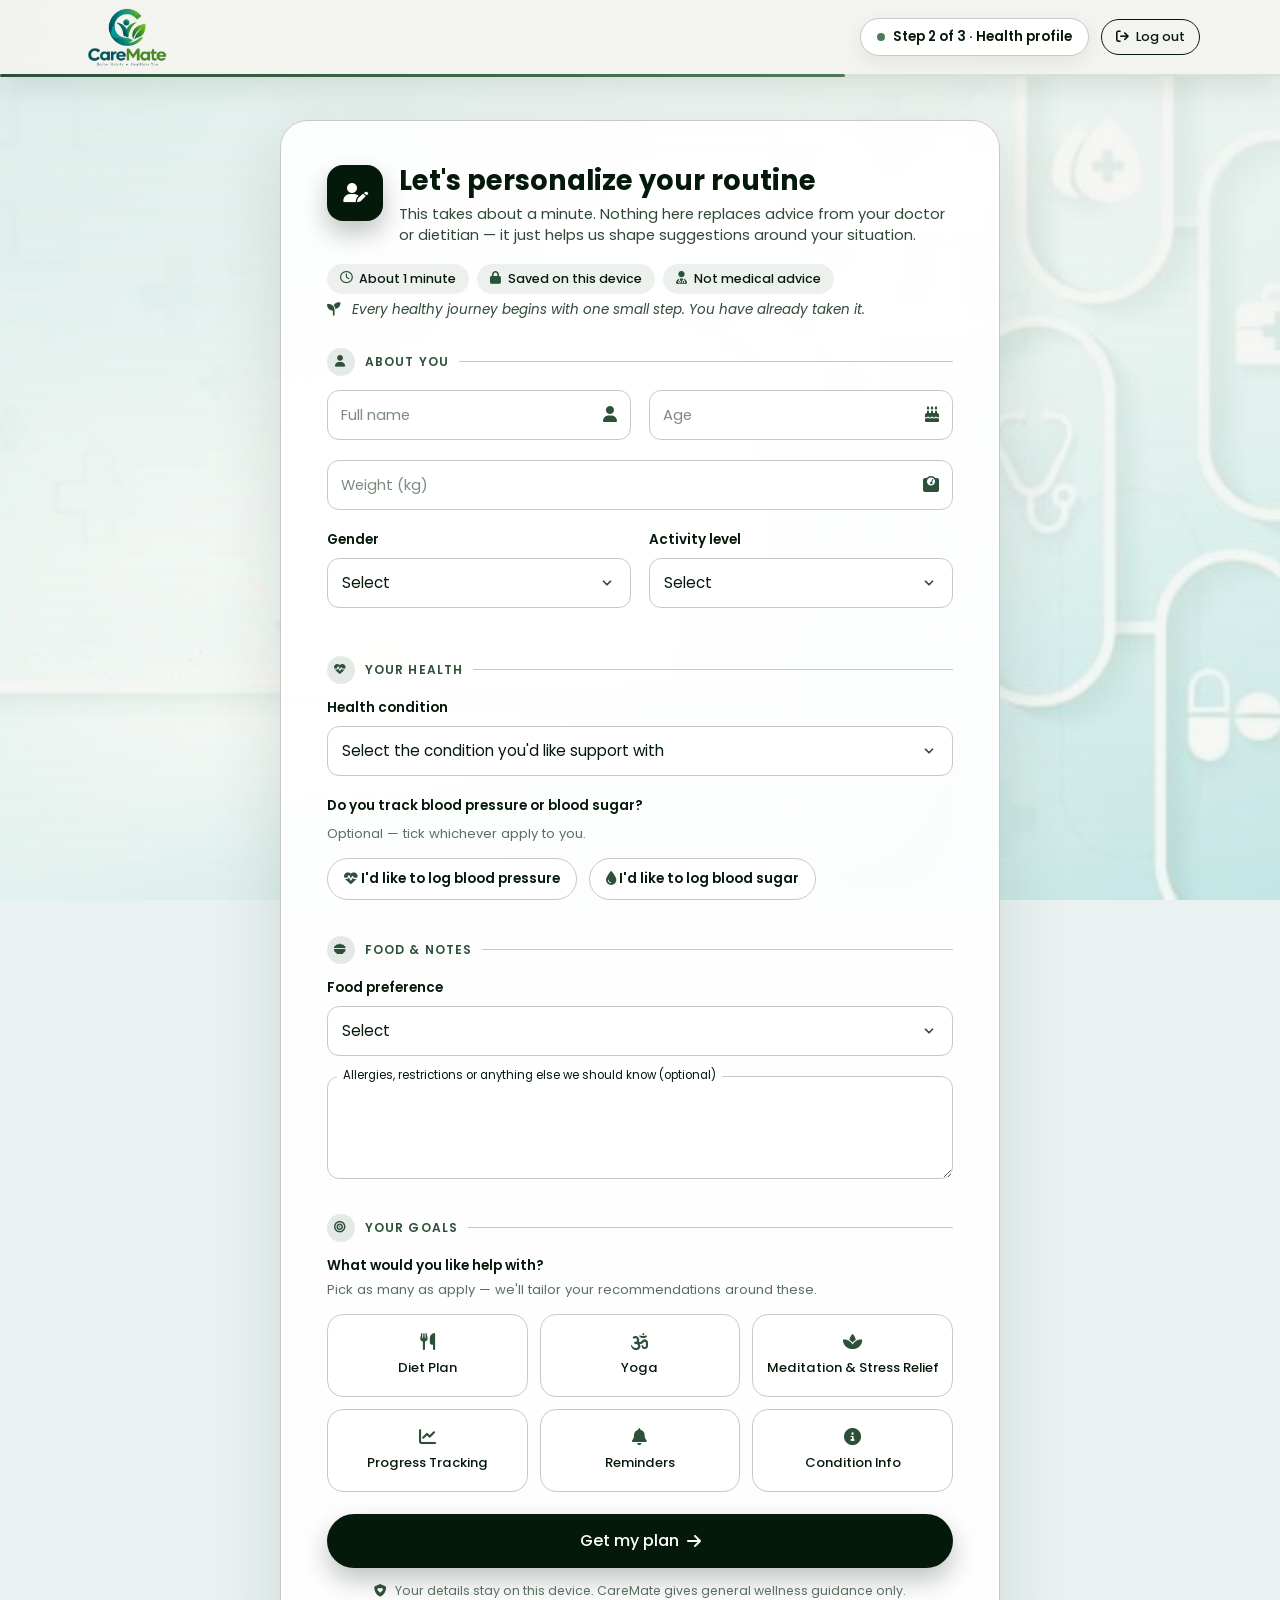
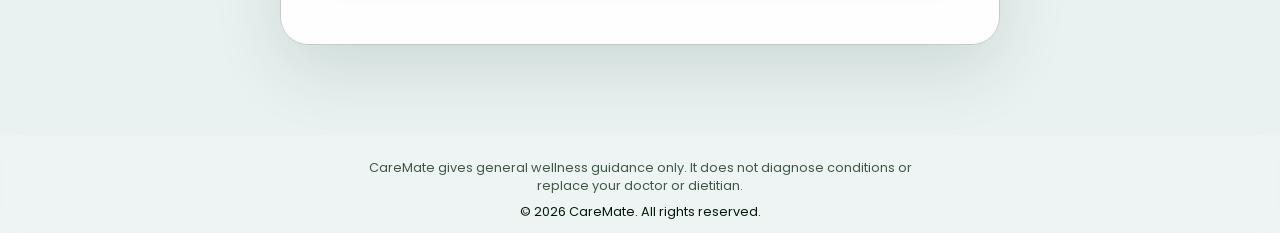
<file: profile.html>
<!DOCTYPE html>
<html lang="en">
<head>
<meta charset="UTF-8">
<meta name="viewport" content="width=device-width, initial-scale=1.0">
<title>CareMate | Your Health Profile</title>
<meta name="description" content="Tell CareMate a few details to get your personalised diet, yoga and wellness plan.">
<meta name="robots" content="noindex">
<meta name="theme-color" content="#05190A">
<link rel="icon" href="logo-.png">
<link rel="stylesheet" href="style.css">
<link rel="stylesheet" href="https://cdnjs.cloudflare.com/ajax/libs/font-awesome/6.4.0/css/all.min.css">
<link rel="preconnect" href="https://fonts.googleapis.com">
<link href="https://fonts.googleapis.com/css2?family=Fraunces:opsz,wght@9..144,500;9..144,600;9..144,700&family=Poppins:wght@300;400;500;600;700&display=swap" rel="stylesheet">
</head>
<body class="hp-profile">

<a class="skip-link" href="#main">Skip to main content</a>

<header>
    <div class="navigation">
         <a href="index.html" aria-label="Back to CareMate home">
             <img src="logo-.png" alt="CareMate Logo" class="logo-image"></a>

        <div class="pf-right">
            <span class="step-indicator">Step 2 of 3 · Health profile</span>
            <a href="index.html" class="pf-logout" id="pfLogout"><i class="fa-solid fa-arrow-right-from-bracket"></i> Log out</a>
        </div>
    </div>
    <!-- progress bar: 66% on the profile form, 100% when the plan is shown (updated in script.js) -->
    <div class="pf-progress" aria-hidden="true"><i id="pfBar"></i></div>
</header>

<main class="form-page" id="main">
    <div class="form-card" style="margin-top: 60px;">
        <div class="pf-hero">
            <div class="pf-badge"><i class="fa-solid fa-user-pen"></i></div>
            <div>
                <h1>Let's personalize your routine</h1>
                <p class="form-intro">This takes about a minute. Nothing here replaces advice from your doctor
                    or dietitian — it just helps us shape suggestions around your situation.</p>
            </div>
        </div>
        <ul class="pf-trust">
            <li><i class="fa-regular fa-clock"></i> About 1 minute</li>
            <li><i class="fa-solid fa-lock"></i> Saved on this device</li>
            <li><i class="fa-solid fa-user-doctor"></i> Not medical advice</li>
        </ul>
        <p class="pf-motive"><i class="fa-solid fa-seedling"></i> Every healthy journey begins with one small step. You have already taken it.</p>

        <form id="profileForm">
            <div class="pf-group"><span><i class="fa-solid fa-user"></i></span>About you</div>
            <div class="form-grid">
                <div class="input-box">
                    <input type="text" id="fullName" required>
                    <label>Full name</label>
                    <i class="fa-solid fa-user icon"></i>
                </div>
                <div class="input-box">
                    <input type="number" id="age" min="1" max="120" required>
                    <label>Age</label>
                    <i class="fa-solid fa-cake-candles icon"></i>
                </div>
            </div>

            <div class="input-box full">
                <input type="number" id="weight" min="1" max="400" step="0.1" required>
                <label>Weight (kg)</label>
                <i class="fa-solid fa-weight-scale icon"></i>
            </div>

            <div class="form-grid">
                <div class="select-box">
                    <label>Gender</label>
                    <select id="gender" required>
                        <option value="" disabled selected>Select</option>
                        <option>Female</option>
                        <option>Male</option>
                        <option>Other</option>
                    </select>
                </div>
                <div class="select-box">
                    <label>Activity level</label>
                    <select id="activity" required>
                        <option value="" disabled selected>Select</option>
                        <option value="sedentary">Mostly sitting / low activity</option>
                        <option value="light">Lightly active</option>
                        <option value="active">Active / exercises regularly</option>
                    </select>
                </div>
            </div>

            <div class="pf-group"><span><i class="fa-solid fa-heart-pulse"></i></span>Your health</div>
            <div class="select-box full">
                <label>Health condition</label>
                <select id="condition" required>
                    <option value="" disabled selected>Select the condition you'd like support with</option>
                    <optgroup label="Heart &amp; blood sugar">
                        <option value="hypertension">Hypertension (high blood pressure)</option>
                        <option value="hypotension">Hypotension (low blood pressure)</option>
                        <option value="diabetes">Diabetes</option>
                        <option value="bloodsugar">Blood sugar</option>
                    </optgroup>
                    <optgroup label="Women &amp; family">
                        <option value="pcod">PCOD</option>
                        <option value="pcos">PCOS</option>
                        <option value="pregnancy">Pregnancy &amp; lactation</option>
                        <option value="child">Child health (parent or guardian fills in)</option>
                    </optgroup>
                    <optgroup label="Gut, kidney &amp; hormones">
                        <option value="ibd">IBD (Inflammatory Bowel Disease)</option>
                        <option value="kidney">Kidney stone</option>
                        <option value="thyroid">Thyroid</option>
                        <option value="detox">Detox therapy (body detoxification)</option>
                    </optgroup>
                    <optgroup label="Blood, bones &amp; immunity">
                        <option value="anaemia">Anaemia</option>
                        <option value="arthritis">Arthritis &amp; bone health</option>
                        <option value="immunity">Low immunity</option>
                        <option value="cancer">Cancer malnutrition</option>
                    </optgroup>
                    <optgroup label="Weight">
                        <option value="obesity">Obesity management</option>
                        <option value="underweight">Weight gain</option>
                    </optgroup>
                    <option value="general">General wellness / none of these</option>
                </select>
            </div>

            <!-- ===== Optional: anyone can log BP and/or blood sugar, regardless of condition selected ===== -->
            <div class="select-box full">
                <label>Do you track blood pressure or blood sugar?</label>
                <p class="goals-sub">Optional — tick whichever apply to you.</p>

                <div class="toggle-row">
                    <label class="toggle-pill">
                        <input type="checkbox" id="hasBp">
                        <i class="fa-solid fa-heart-pulse"></i>
                        <span>I'd like to log blood pressure</span>
                    </label>
                    <label class="toggle-pill">
                        <input type="checkbox" id="hasSugar">
                        <i class="fa-solid fa-droplet"></i>
                        <span>I'd like to log blood sugar</span>
                    </label>
                </div>
            </div>

            <div class="select-box full condition-section" id="bpSection" hidden>
                <label>Blood pressure reading</label>
                <div class="form-grid">
                    <div class="input-box">
                        <input type="number" id="bpSystolic" min="60" max="260">
                        <label>Systolic (mmHg)</label>
                        <i class="fa-solid fa-heart-pulse icon"></i>
                    </div>
                    <div class="input-box">
                        <input type="number" id="bpDiastolic" min="30" max="160">
                        <label>Diastolic (mmHg)</label>
                        <i class="fa-solid fa-heart-pulse icon"></i>
                    </div>
                </div>
            </div>

            <div class="select-box full condition-section" id="sugarSection" hidden>
                <label>Blood sugar reading</label>
                <div class="form-grid">
                    <div class="input-box">
                        <input type="number" id="sugarLevel" min="30" max="600">
                        <label>Level (mg/dL)</label>
                        <i class="fa-solid fa-droplet icon"></i>
                    </div>
                    <div class="select-box">
                        <label>Reading type</label>
                        <select id="sugarType">
                            <option value="" disabled selected>Select</option>
                            <option value="fasting">Fasting</option>
                            <option value="post_meal">Post-meal</option>
                            <option value="random">Random</option>
                        </select>
                    </div>
                </div>
            </div>

            <div class="pf-group"><span><i class="fa-solid fa-bowl-food"></i></span>Food &amp; notes</div>
            <div class="select-box full">
                <label>Food preference</label>
                <select id="foodPref" required>
                    <option value="" disabled selected>Select</option>
                    <option value="veg">Vegetarian</option>
                    <option value="nonveg">Non-vegetarian</option>
                    <option value="vegan">Vegan</option>
                </select>
            </div>

            <div class="input-box textarea-box full">
                <textarea id="notes" rows="3" placeholder=" "></textarea>
                <label>Allergies, restrictions or anything else we should know (optional)</label>
            </div>

            <div class="pf-group"><span><i class="fa-solid fa-bullseye"></i></span>Your goals</div>
            <!-- ===== What would you like help with? — added below allergies, rest of form unchanged ===== -->
            <div class="goals-box full">
                <label>What would you like help with?</label>
                <p class="goals-sub">Pick as many as apply — we'll tailor your recommendations around these.</p>

                <div class="goals-grid" id="goalsGrid">
                    <label class="goal-card">
                        <input type="checkbox" name="goals" value="diet">
                        <i class="fa-solid fa-utensils"></i>
                        <span>Diet Plan</span>
                    </label>
                    <label class="goal-card">
                        <input type="checkbox" name="goals" value="yoga">
                        <i class="fa-solid fa-om"></i>
                        <span>Yoga</span>
                    </label>
                    <label class="goal-card">
                        <input type="checkbox" name="goals" value="meditation">
                        <i class="fa-solid fa-spa"></i>
                        <span>Meditation & Stress Relief</span>
                    </label>
                    <label class="goal-card">
                        <input type="checkbox" name="goals" value="tracking">
                        <i class="fa-solid fa-chart-line"></i>
                        <span>Progress Tracking</span>
                    </label>
                    <label class="goal-card">
                        <input type="checkbox" name="goals" value="reminders">
                        <i class="fa-solid fa-bell"></i>
                        <span>Reminders</span>
                    </label>
                    <label class="goal-card">
                        <input type="checkbox" name="goals" value="info">
                        <i class="fa-solid fa-circle-info"></i>
                        <span>Condition Info</span>
                    </label>
                </div>
            </div>

            <button type="submit" class="btn">Get my plan <i class="fa-solid fa-arrow-right"></i></button>
            <p class="pf-note"><i class="fa-solid fa-shield-heart"></i> Your details stay on this device. CareMate gives general wellness guidance only.</p>
        </form>
    </div>

    <!-- ===== Step 3 "Your plan" shows here, on the same page, after "Get my plan" ===== -->
    <div class="cm-card" id="cmCard" style="margin-top: 60px;" hidden></div>
</main>

<!-- ===== small message bar used by the plan (reminders / save) ===== -->
<div class="cm-toast" id="cmToast" role="status" aria-live="polite"></div>

<footer class="footer">
    <div class="footer-content">
        <p class="ft-disc">CareMate gives general wellness guidance only. It does not diagnose conditions or replace your doctor or dietitian.</p>
        <p>&copy; 2026 CareMate. All rights reserved.</p>
    </div>
</footer>

<script src="script.js"></script>
</body>
</html>
</file>
<file: style.css>
:root{
    --forest: #05190A;
    --sage: #2c5038;
    --sage-light: #c9c8c8;
    --card: #f4f4f0;
    --sans: 'Poppins', sans-serif;
}

*{
    padding: 0;
    margin: 0;
    box-sizing: border-box;
    font-family: 'Poppins', sans-serif;
}

body{
    display:flex;
    flex-direction: column;
    min-height: 100vh;
    background-image: url('4th.jpg');
    background-size: cover;
    background-position: center;
    background-attachment: fixed;
    color: #05190A;
}

/* ===== splash screen ===== */
#splash-screen{
    position: fixed;
    inset: 0;
    z-index: 9999;
    display: flex;
    flex-direction: column;
    align-items: center;
    justify-content: center;
    gap: 28px;
    background: rgba(244,248,246,.55);
    -webkit-backdrop-filter: blur(8px);
    backdrop-filter: blur(8px);      /* the website shows through, blurred, behind the logo */
    opacity: 1;
    transition: opacity .6s ease;
}

#splash-screen.fade-out{
    opacity: 0;
    pointer-events: none;
}

.splash-logo{
    width: min(46vw, 220px);
    height: auto;
    animation: splash-breathe 2.4s ease-in-out infinite;
}

@keyframes splash-breathe{
    0%, 100%{ transform: scale(1); }
    50%{ transform: scale(1.06); }
}

.splash-loader{
    width: 34px;
    height: 34px;
    border-radius: 50%;
    border: 3px solid rgba(5, 25, 10, .15);
    border-top-color: var(--forest);
    animation: splash-spin .9s linear infinite;
}

@keyframes splash-spin{
    to{ transform: rotate(360deg); }
}

@media (prefers-reduced-motion: reduce){
    .splash-logo{ animation: none; }
    .splash-loader{ animation: none; }
}

/* ===== header ===== */
header{
    position: fixed;
    top: 0;
    left: 0;
    width: 100%;
    padding: 10px 80px;
    background-color: rgba(255, 255, 255, 0.2);
    backdrop-filter: blur(10px);
    z-index: 99;
}

header .navigation{
    display: flex;
    justify-content: space-between;
    align-items: center;
}

.brand{
    display: flex;
    align-items: center;
    gap: 12px;
}

.brand-mark{
    width: 150px;
    height: 150px;
    display: block;
    filter: drop-shadow(0 8px 14px rgba(0, 0, 0, 0.18));
    flex-shrink: 0;
}

header .navigation nav ul{
    display: flex;
    align-items: center;
    list-style-type: none;
}

header .navigation nav ul li{
    display: inline-block;
    line-height: 50px;
    margin: 0 5px;
}

header .navigation nav ul li a{
    position: relative;
    font-size: 1.1em;
    color: var(--forest);
    text-decoration: none;
    font-weight: 500;
    margin-left: 40px;
    padding: 7px 13px;
    border-radius: 3px;
    text-transform: uppercase;
}

header .navigation nav ul li a::after{
    content: '';
    position: absolute;
    left: 0;
    bottom: -6px;
    width: 100%;
    height: 3px;
    border-radius: 5px;
    transform-origin: 50% 50%;
    transform: scaleX(0);
    transition: transform .5s;
    box-shadow: 0 0 10px rgba(44,80,56,0.35);
    background: linear-gradient(to right, var(--sage), var(--forest));
}

header .navigation nav ul li a:hover::after{
    transform-origin: right;
    transform: scaleX(1);
}

header .navigation nav ul li .login-btn{
    width: 115px;
    height: 42px;
    background: transparent;
    border: 2px solid var(--forest);
    outline: none;
    border-radius: 6px;
    cursor: pointer;
    font-size: 1em;
    color: var(--forest);
    font-weight: 500;
    margin-left: 40px;
    transition: .3s;
}

header .navigation nav ul li .login-btn:hover{
    background-color: #05190A;
    color: #fff;
}

.logo-image{
    width: 90px;
    height: 90px;
    object-fit: contain;
    display: block;
    margin-right: 8px;
    flex-shrink: 0;
}

/* logo */
.logo{
    color: white;
    user-select: none;
    font-size: 25px;
    line-height: 50px;
    padding: 0 10px;
    font-weight: bold;
}

.check_btn{
    font-size: 25px;
    color: var(--forest);
    line-height: 50px;
    margin-right: 10px;
    cursor: pointer;
    display: none;
}
#check{
    display: none;
}

@media(max-width: 858px){
    .check_btn{
        display: block;
    }
    header .navigation nav ul{
        position: fixed;
        flex-direction: column;
        align-items: flex-start;
        width: 50%;
        height: 70vh;
        background: #2c5038;
        top: 100px;
        left: -100%;
        text-align: left;
        transition: all .5s;
        border: 2px solid #c9c8c8;
        border-radius: 6px;
        box-shadow: 0 0 30px rgba(0, 0, 0, 0.5);
        padding: 10px 20px;
    }
    header .navigation nav ul li{
        display: block;
        line-height: 30px;
    }
    header .navigation nav ul li a{
        font-size: 20px;
        color: #fff;
    }
    #check:checked ~ nav ul{
        left: 0;
    }
}

/* ===== login / register cover box ===== */
.cover_box{
    position: fixed;
    inset: 0;
    display: none;
    justify-content: center;
    align-items: center;
    z-index: 999;
    padding: 20px;
}

.cover_box.active{
    display: flex;
}



.form-box{
    display: none;
    width: min(100%, 420px);
    background: rgba(255, 255, 255, 0.15);
    border: 2px solid #c9c8c8;
    border-radius: 20px;
    backdrop-filter: blur(12px);
    box-shadow: 0 0 30px rgba(0, 0, 0, 0.5);
    padding: 34px 40px 30px;
    position: relative;
}

.form-box:hover{
    border-color: #fff;
    animation: border-glow 1s infinite alternate;
}

@keyframes border-glow{
    from{
        border-color: #f6f8f6;
        box-shadow: 0 0 20px rgba(0, 0, 0, 0.5);
    }
    to{
        border-color: #fff;
        box-shadow: 0 0 25px rgba(255, 255, 255, 0.1);
    }
}

.form-box.active{
    display: block;
}

.form-box h2{
    font-size: 2em;
    color: #05190A;
    text-align: center;
    margin-bottom: 26px;
}

.icon-close{
    position: absolute;
    top: 18px;
    right: 20px;
    width: 32px;
    height: 32px;
    background: #05190A;
    color: #fff;
    border-radius: 50%;
    display: flex;
    align-items: center;
    justify-content: center;
    cursor: pointer;
    font-size: .9em;
}

.input-box{
    position: relative;
    margin-bottom: 20px;
}

.input-box input{
    width: 100%;
    height: 46px;
    background: transparent;
    border: 1px solid #05190A;
    border-radius: 10px;
    outline: none;
    font-size: .95em;
    padding: 0 40px 0 12px;
    color: #05190A;
    font-weight: 500;
}

.input-box input:focus{
    border-color: #2c5038;
    box-shadow: 0 0 0 3px rgba(44, 80, 56, .15);
}

.input-box label{
    position: absolute;
    top: 50%;
    left: 12px;
    transform: translateY(-50%);
    color: #587060;
    pointer-events: none;
    transition: .3s;
    font-size: .95em;
}

.input-box input:focus ~ label,
.input-box input:valid ~ label{
    top: -10px;
    left: 10px;
    font-size: .75em;
    background: #f4f4f0;
    padding: 0 6px;
    color: #05190A;
}

.input-box .icon{
    position: absolute;
    right: 14px;
    top: 50%;
    transform: translateY(-50%);
    color: #05190A;
}

.remember-forgot{
    display: flex;
    justify-content: space-between;
    align-items: center;
    font-size: .85em;
    color: #05190A;
    margin-bottom: 20px;
    gap: 10px;
}

.remember-forgot label{
    display: flex;
    align-items: center;
    gap: 6px;
}

.remember-forgot a{
    color: #05190A;
    text-decoration: none;
    font-weight: 600;
}

.remember-forgot a:hover{
    text-decoration: underline;
}

.btn{
    width: 100%;
    height: 48px;
    background-color: #05190A;
    border: none;
    outline: none;
    border-radius: 100px;
    cursor: pointer;
    font-size: 1em;
    color: #fff;
    font-weight: 500;
    transition: .3s;
}

.btn:hover{
    background-color: #2c5038;
}

.login-register{
    font-size: .95em;
    color: #05190A;
    text-align: center;
    font-weight: 500;
    margin: 18px 0 0;
}

.login-register p a{
    color: #587060;
    text-decoration: none;
    font-weight: 600;
}

.login-register p a:hover{
    text-decoration: underline;
}

/* ===== inputs (shared) ===== */
.input-box{
    position:relative;
    margin-bottom:20px;
}
.input-box input, .input-box textarea{
    width:100%;
    background:#fff;
    border:1px solid var(--sage-light);
    border-radius:10px;
    outline:none;
    padding: 0 40px 0 14px;
    height:48px;
    font-size:.95em;
    color: var(--forest);
    font-family: var(--sans);
}
.input-box textarea{
    height:auto;
    padding: 16px 14px;
    resize: vertical; }
.input-box input:focus, .input-box textarea:focus{
    border-color: var(--sage);
    box-shadow: 0 0 0 3px rgba(78,122,86,.15);
}
.input-box label{
    position:absolute; top:50%;
    left:14px;
    transform:translateY(-50%);
    color:#7C8C7F;
    pointer-events:none;
    transition:.2s;
    font-size:.92em;
    background:transparent;
}
.textarea-box label{
    top: 18px;
    transform:none;
    }
.input-box input:focus ~ label, .input-box input:valid ~ label,
.input-box textarea:focus ~ label, .input-box textarea:valid ~ label{
    top:-9px;
    left:10px;
    font-size:.72em;
    background: var(--card);
    padding:0 6px;
    color: var(--forest);
    transform:none;
}
.input-box .icon{
    position:absolute;
    right:14px; top:24px;
    color: var(--sage); }

.select-box{
    margin-bottom: 20px;
    }
.select-box label{
    display:block;
    font-size:.85em;
    font-weight:600;
    color: var(--forest);
    margin-bottom:8px; }
.select-box select{
    width:100%;
    height:48px;
    border:1px solid var(--sage-light);
    border-radius:10px;
    padding: 0 14px;
    font-family: var(--sans);
    font-size:.95em;
    color: var(--forest);
    background:#fff;
}
.select-box select:focus{
    outline:none;
    border-color: var(--sage);
    box-shadow: 0 0 0 3px rgba(78,122,86,.15);
}

.remember-forgot{
    display:flex;
    justify-content:space-between;
    align-items:center;
    font-size:.82em;
    color: var(--forest);
    margin-bottom:22px;
    gap:10px;
}
.remember-forgot label{
    display:flex;
    align-items:center;
    gap:6px;
}
.remember-forgot a{
    font-weight:600;
}
.remember-forgot a:hover{
    text-decoration:underline;
}

.btn{
    width:100%;
    height:48px;
    background: var(--forest);
    color:#fff;
    border:none;
    border-radius:100px;
    cursor:pointer;
    font-size:1em;
    font-weight:500;
    font-family: var(--sans);
    transition:  background .3s;
    display:flex;
    align-items:center;
    justify-content:center;
    gap:8px;
}
.btn:hover{
    background: var(--sage);
}

/* ===== profile form page ===== */
.form-page{
    display:flex;
    justify-content:center;
    padding: 60px 6vw 90px;
}
.form-card{
    background: var(--card);
    border: 2px solid #c9c8c8;
    border-radius: 24px;
    padding: 46px 44px;
    width: min(100%, 680px);
    box-shadow: 0 20px 60px rgba(11,42,23,.08);
    animation: border-glow 1s infinite alternate;
}
.form-card h1{
    font-size: 1.8em;
    margin-bottom: 10px;
}
.form-intro{
    margin-bottom: 32px;
    font-size:.95em;
}
.form-grid{
    display:grid;
    grid-template-columns: 1fr 1fr;
    gap: 18px;
}
.full{
    grid-column: 1 / -1;
}
.select-box.full{
    grid-column: unset;
}

/* ===== conditional BP / blood sugar sections ===== */
.toggle-row{
    display:flex;
    flex-wrap:wrap;
    gap:12px;
    margin-bottom: 4px;
}
.toggle-pill{
    display:flex;
    align-items:center;
    gap:8px;
    padding: 10px 16px;
    background:#fff;
    border:1.5px solid var(--sage-light);
    border-radius:100px;
    cursor:pointer;
    font-size:.85em;
    font-weight:500;
    color: var(--forest);
    transition: border-color .2s, box-shadow .2s, background .2s;
}
.toggle-pill i{
    color: var(--sage);
}
.toggle-pill input{
    position:absolute;
    opacity:0;
    width:0;
    height:0;
}
.toggle-pill:has(input:checked){
    border-color: var(--sage);
    background: rgba(44, 80, 56, .08);
    box-shadow: 0 0 0 3px rgba(78,122,86,.15);
}
.toggle-pill:has(input:focus-visible){
    outline: 2px solid var(--sage);
    outline-offset: 2px;
}

.condition-section{
    background:#fff;
    border:1px solid var(--sage-light);
    border-radius:14px;
    padding:16px 16px 4px;
}
.condition-section .form-grid{
    margin-top: 4px;
}

/* ===== goals selection (added below allergies field) ===== */
.goals-box{
    margin-bottom: 22px;
}
.goals-box > label{
    display:block;
    font-size:.85em;
    font-weight:600;
    color: var(--forest);
    margin-bottom:4px;
}
.goals-sub{
    font-size:.82em;
    color:#587060;
    margin-bottom:14px;
}
.goals-grid{
    display:grid;
    grid-template-columns: repeat(3, 1fr);
    gap: 12px;
}
.goal-card{
    display:flex;
    flex-direction:column;
    align-items:center;
    justify-content:center;
    gap:8px;
    text-align:center;
    padding: 18px 10px;
    background:#fff;
    border:1.5px solid var(--sage-light);
    border-radius:14px;
    cursor:pointer;
    font-size:.82em;
    font-weight:500;
    color: var(--forest);
    transition: border-color .2s, box-shadow .2s, background .2s;
}
.goal-card i{
    font-size:1.3em;
    color: var(--sage);
    transition: color .2s;
}
.goal-card input{
    position:absolute;
    opacity:0;
    width:0;
    height:0;
}
.goal-card:has(input:checked){
    border-color: var(--sage);
    background: rgba(44, 80, 56, .08);
    box-shadow: 0 0 0 3px rgba(78,122,86,.15);
}
.goal-card:has(input:focus-visible){
    outline: 2px solid var(--sage);
    outline-offset: 2px;
}

@media(max-width: 600px){
    .form-grid{ grid-template-columns: 1fr; }
    .form-card{ padding: 34px 24px; }
    .goals-grid{ grid-template-columns: repeat(2, 1fr); }
}


/* ===== footer ===== */
.footer{
    width: 100%;
    color: #05190A;
    padding: 10px 0;
    text-align: center;
    background-color: rgba(255, 255, 255, 0.2);
    backdrop-filter: blur(10px);
    margin-top: auto;
}

.footer-content{
    display: flex;
    justify-content: center;
    align-items: center;
    flex-direction: column;
    padding: 0 10px;
}

.social-icons{
    color: #05190A;
    font-size: 1.1em;
    margin: 0 10px;
    text-decoration: none;
    transition: color .3s ease-in-out;
}

.social-icons:hover{
    color: #587060;
}

.footer-content p{
    margin-top: 8px;
    font-size: .8em;
}

@media(max-width: 600px){
    header{
        padding: 20px 30px;
    }
    .form-box{
        padding: 28px 22px 24px;
    }
    .form-box h2{
        font-size: 1.6em;
    }
}


/* =====================================================================
   Step 3 · Your plan  (all class names start with "cm-")
   ===================================================================== */
.cm-card[hidden]{ display:none; }

.cm-card{
    --cm-ink:#05190A;
    --cm-sage:#2c5038;
    --cm-line:#c9c8c8;
    --cm-card:#f4f4f0;
    --cm-soft:rgba(44,80,56,.08);
    --cm-muted:#587060;
    background:var(--cm-card);
    border:2px solid var(--cm-line);
    border-radius:24px;
    padding:42px 44px;
    width:min(100%,820px);
    box-shadow:0 20px 60px rgba(11,42,23,.08);
}
.cm-card h1{ font-size:1.8em; margin-bottom:8px; }
.cm-sub{ font-size:.95em; color:var(--cm-muted); }

.cm-tabs{ display:flex; flex-wrap:wrap; gap:10px; margin:24px 0 0; }
.cm-tab{
    display:inline-flex; align-items:center; gap:8px;
    padding:11px 18px; background:#fff; color:var(--cm-ink);
    border:1.5px solid var(--cm-line); border-radius:100px;
    font-size:.88em; font-weight:500; cursor:pointer;
    transition:background .2s,color .2s,border-color .2s;
}
.cm-tab i{ color:var(--cm-sage); transition:color .2s; }
.cm-tab:hover{ border-color:var(--cm-sage); }
.cm-tab[aria-selected="true"]{ background:var(--cm-ink); color:#fff; border-color:var(--cm-ink); }
.cm-tab[aria-selected="true"] i{ color:#fff; }

.cm-summary{ display:grid; grid-template-columns:repeat(auto-fit,minmax(118px,1fr)); gap:10px; margin:22px 0 24px; }
.cm-stat{ background:#fff; border:1px solid var(--cm-line); border-radius:14px; padding:10px 14px; }
.cm-stat small{ display:block; font-size:.75em; color:var(--cm-muted); }
.cm-stat b{ font-size:.92em; font-weight:600; }

.cm-sec{ background:#fff; border:1px solid var(--cm-line); border-radius:18px; overflow:hidden; }
.cm-sec[hidden]{ display:none; }
.cm-sec-head{ display:flex; align-items:center; gap:14px; padding:16px 20px; border-bottom:1px solid var(--cm-line); }
.cm-ico{ flex:none; width:42px; height:42px; border-radius:12px; background:var(--cm-ink); color:#fff; display:grid; place-content:center; }
.cm-sec-head h2{ font-size:1.05em; font-weight:600; line-height:1.3; }
.cm-sec-head p{ font-size:.82em; color:var(--cm-muted); }
.cm-body{ padding:8px 20px 20px; }

.cm-table{ width:100%; border-collapse:collapse; font-size:.9em; }
.cm-table th,.cm-table td{ text-align:left; padding:11px 6px; border-bottom:1px solid var(--cm-line); vertical-align:top; }
.cm-table th{ font-weight:600; color:var(--cm-muted); font-size:.82em; }
.cm-table td:first-child,.cm-table th:first-child{ width:26%; font-weight:500; }
.cm-table tr:last-child td{ border-bottom:0; }

.cm-note{ margin-top:12px; font-size:.84em; background:var(--cm-soft); border-radius:12px; padding:10px 14px; color:var(--cm-ink); }
.cm-note b{ font-weight:600; }

.cm-row{ display:flex; justify-content:space-between; align-items:center; gap:12px; padding:12px 0; border-bottom:1px solid var(--cm-line); font-size:.9em; }
.cm-row small{ display:block; color:var(--cm-muted); font-size:.85em; }
.cm-row b{ font-weight:600; white-space:nowrap; }

.cm-tip{ background:var(--cm-card); border:1px solid var(--cm-line); border-radius:14px; padding:12px 14px; font-size:.9em; margin-top:10px; }
.cm-tip b{ display:block; font-weight:600; margin-bottom:2px; }

.cm-list{ list-style:none; display:grid; gap:2px; margin-top:6px; }
.cm-list li{ display:flex; align-items:center; gap:12px; font-size:.9em; padding:8px 0; }
.cm-check{ appearance:none; -webkit-appearance:none; flex:none; width:20px; height:20px; border:1.5px solid var(--cm-ink); border-radius:6px; cursor:pointer; background:#fff; display:grid; place-content:center; }
.cm-check:checked{ background:var(--cm-ink); }
.cm-check:checked::after{ content:""; width:9px; height:5px; border:2px solid #fff; border-top:0; border-right:0; transform:rotate(-45deg) translate(1px,-1px); }
.cm-meter{ height:8px; border-radius:9px; background:var(--cm-line); overflow:hidden; margin-top:12px; }
.cm-meter i{ display:block; height:100%; width:0; background:var(--cm-sage); transition:width .3s; }
.cm-meter-label{ font-size:.82em; color:var(--cm-muted); margin-top:6px; }
.cm-sub-h{ font-size:.9em; font-weight:600; margin:18px 0 4px; }

.cm-rrow{ display:flex; align-items:center; gap:10px; padding:10px 0; border-bottom:1px solid var(--cm-line); }
.cm-rrow input[type=text]{ flex:1; min-width:0; font-size:.9em; color:var(--cm-ink); background:transparent; border:1px solid transparent; border-radius:10px; padding:8px 10px; outline:none; }
.cm-rrow input[type=text]:hover,.cm-rrow input[type=text]:focus{ border-color:var(--cm-line); background:#fff; }
.cm-rrow.off input[type=text],.cm-rrow.off input[type=time]{ opacity:.5; }
.cm-card input[type=time]{ font-size:.9em; color:var(--cm-ink); background:#fff; border:1px solid var(--cm-line); border-radius:10px; padding:7px 8px; outline:none; }
.cm-switch{ position:relative; width:44px; height:26px; flex:none; }
.cm-switch input{ position:absolute; inset:0; opacity:0; cursor:pointer; margin:0; }
.cm-switch span{ position:absolute; inset:0; background:#c3ccd3; border-radius:20px; transition:background .15s; pointer-events:none; }
.cm-switch span::after{ content:""; position:absolute; top:3px; left:3px; width:20px; height:20px; border-radius:50%; background:#fff; transition:transform .15s; }
.cm-switch input:checked + span{ background:var(--cm-sage); }
.cm-switch input:checked + span::after{ transform:translateX(18px); }
.cm-del{ flex:none; width:34px; height:34px; border-radius:10px; border:1px solid var(--cm-line); background:#fff; color:#b3261e; cursor:pointer; }
.cm-del:hover{ border-color:#b3261e; }
.cm-radd{ display:flex; gap:8px; margin-top:14px; flex-wrap:wrap; }
.cm-radd input[type=text]{ flex:1; min-width:150px; font-size:.9em; color:var(--cm-ink); background:#fff; border:1px solid var(--cm-line); border-radius:10px; padding:9px 12px; outline:none; }
.cm-radd input:focus,.cm-rrow input:focus{ border-color:var(--cm-sage); box-shadow:0 0 0 3px rgba(78,122,86,.15); }
.cm-empty-r{ font-size:.9em; color:var(--cm-muted); padding:12px 0; }

.cm-videos{ margin-top:20px; padding-top:16px; border-top:1px solid var(--cm-line); }
.cm-videos h3{ font-size:.95em; font-weight:600; }
.cm-videos p{ font-size:.8em; color:var(--cm-muted); margin:2px 0 12px; }
.cm-vgrid{ display:grid; grid-template-columns:repeat(2,1fr); gap:12px; }
.cm-vcard{ text-align:left; cursor:pointer; background:none; border:0; padding:0; width:100%; color:inherit; }
.cm-vthumb{ position:relative; aspect-ratio:16/9; border-radius:14px; overflow:hidden; border:1px solid var(--cm-line);
    background:linear-gradient(135deg,#05190A,#2c5038) center/cover no-repeat; display:grid; place-content:center; }
.cm-play{ width:46px; height:46px; border-radius:50%; background:rgba(255,255,255,.95); color:var(--cm-ink); display:grid; place-content:center; transition:transform .15s; }
.cm-vcard:hover .cm-play{ transform:scale(1.08); }
.cm-vtag{ position:absolute; left:10px; bottom:8px; font-size:.72em; color:#fff; font-weight:500; }
.cm-vtitle{ font-size:.85em; font-weight:500; margin-top:8px; line-height:1.35; }
.cm-vsub{ font-size:.75em; color:var(--cm-muted); }
.cm-vframe{ aspect-ratio:16/9; width:100%; border:0; border-radius:14px; background:#000; }

.cm-actions{ display:flex; gap:10px; margin-top:24px; flex-wrap:wrap; }
.cm-btn{ height:48px; padding:0 26px; border-radius:100px; font-size:1em; font-weight:500; cursor:pointer; border:1.5px solid var(--cm-ink);
    display:inline-flex; align-items:center; justify-content:center; gap:8px; text-decoration:none; transition:background .3s,color .3s; }
.cm-btn.primary{ flex:1; min-width:200px; background:var(--cm-ink); color:#fff; }
.cm-btn.primary:hover{ background:var(--cm-sage); border-color:var(--cm-sage); }
.cm-btn.ghost{ background:#fff; color:var(--cm-ink); border-color:var(--cm-line); }
.cm-btn.ghost:hover{ border-color:var(--cm-ink); }
.cm-btn.small{ height:40px; padding:0 22px; background:var(--cm-ink); color:#fff; font-size:.9em; }
.cm-legal{ margin-top:18px; font-size:.8em; color:var(--cm-muted); text-align:center; }

.cm-empty{ text-align:center; padding:30px 10px; }
.cm-empty p{ color:var(--cm-muted); margin:8px 0 22px; }
.cm-empty .cm-btn{ flex:none; min-width:0; }

.cm-toast{ position:fixed; left:50%; bottom:24px; transform:translate(-50%,20px); opacity:0; pointer-events:none; z-index:1000;
    background:#05190A; color:#fff; border-radius:100px; padding:12px 20px; font-size:.9em; transition:.25s; }
.cm-toast.show{ opacity:1; transform:translate(-50%,0); }

.cm-card :focus-visible{ outline:2px solid var(--cm-sage); outline-offset:2px; }

@media(max-width:600px){
        .cm-card{ padding:30px 20px; }
    .cm-vgrid{ grid-template-columns:1fr; }
    .cm-table td:first-child,.cm-table th:first-child{ width:34%; }
    .cm-rrow{ flex-wrap:wrap; }
    .cm-rrow input[type=text]{ flex-basis:100%; order:-1; }

}

/* ===== own-video player (plan page) ===== */
.cm-vbox{ width:100%; }
.cm-video{ display:block; width:100%; aspect-ratio:16/9; border-radius:14px; border:1px solid var(--cm-line); background:#000; object-fit:cover; }
.cm-video-empty{
    background:linear-gradient(135deg,#05190A,#2c5038);
    color:#fff; display:flex; flex-direction:column; align-items:center; justify-content:center; gap:8px; font-size:.85em;
}
.cm-video-empty i{ font-size:1.6em; opacity:.85; }


/* =====================================================================
   HOME / ABOUT / CONTACT  (all class names start with "hp-")
   Same palette as above: forest #05190A · sage #2c5038 · card #f4f4f0
   ===================================================================== */
html{ scroll-behavior:smooth; }

/* readable layer over the page background (only on the home page: <body class="hp-home">) */
body.hp-home::before{
    content:""; position:fixed; inset:0; z-index:-1;
    background:linear-gradient(180deg, rgba(244,244,240,.82), rgba(244,244,240,.62));
}

/* header: becomes a solid bar once the page is scrolled, so the menu never overlaps the content */
header{ transition:background .3s, box-shadow .3s, padding .3s; }
header.hp-scrolled{
    background-color:rgba(244,244,240,.94);
    box-shadow:0 8px 30px rgba(5,25,10,.12);
    padding-top:4px; padding-bottom:4px;
}
header .logo-image{ transition:width .3s, height .3s; }
header.hp-scrolled .logo-image{ width:60px; height:60px; }
header .navigation nav ul li a.hp-active::after{ transform:scaleX(1); }

/* login box: soft frosted backdrop so it stays readable above the page content */
.cover_box.active{ background:rgba(255,255,255,.28); backdrop-filter:blur(6px); -webkit-backdrop-filter:blur(6px); }   /* the website shows through, blurred */

/* ---------- shared blocks ---------- */
.hp-wrap{ width:100%; max-width:1150px; margin:0 auto; padding:0 24px; }
.hp-section{ width:100%; padding:80px 0; scroll-margin-top:100px; }

.hp-eyebrow{
    display:inline-flex; align-items:center; gap:8px;
    font-size:.78em; font-weight:600; letter-spacing:.08em; text-transform:uppercase;
    color:var(--sage); background:rgba(255,255,255,.9); border:1px solid var(--sage-light);
    padding:6px 14px; border-radius:100px; margin-bottom:14px;
}
.hp-head{ text-align:center; max-width:640px; margin:0 auto 42px; }
.hp-head h2{ font-size:clamp(1.6rem,3.4vw,2.3rem); line-height:1.2; margin-bottom:10px; color:var(--forest); }
.hp-head p{ font-size:.98em; color:#2f4a38; }

.hp-glass{
    background:rgba(255,255,255,.88);
    border:1.5px solid var(--sage-light);
    border-radius:24px;
    backdrop-filter:blur(10px); -webkit-backdrop-filter:blur(10px);
    box-shadow:0 20px 60px rgba(11,42,23,.10);
}

.hp-btn{
    height:50px; padding:0 28px; border-radius:100px; font-size:.95em; font-weight:500; cursor:pointer;
    display:inline-flex; align-items:center; justify-content:center; gap:8px; text-decoration:none;
    border:1.5px solid var(--forest); transition:background .3s,color .3s,transform .2s,box-shadow .3s;
}
.hp-btn.primary{ background:var(--forest); color:#fff; box-shadow:0 10px 24px rgba(5,25,10,.25); }
.hp-btn.primary:hover{ background:var(--sage); border-color:var(--sage); transform:translateY(-2px); }
.hp-btn.ghost{ background:rgba(255,255,255,.8); color:var(--forest); }
.hp-btn.ghost:hover{ background:var(--forest); color:#fff; transform:translateY(-2px); }

/* scroll-reveal (only active when JS adds html.hp-js, so content never stays hidden) */
html.hp-js .hp-reveal{ opacity:0; transform:translateY(26px); transition:opacity .7s ease, transform .7s ease; transition-delay:var(--d,0s); }
html.hp-js .hp-reveal.in{ opacity:1; transform:none; }

/* ---------- HOME · hero ---------- */
.hp-hero{ width:100%; padding:150px 0 70px; scroll-margin-top:0; }
.hp-hero-grid{ display:grid; grid-template-columns:1.1fr .9fr; gap:48px; align-items:center; }
.hp-hero-grid > *{ min-width:0; }

.hp-pill{
    display:inline-flex; align-items:center; gap:8px; font-size:.82em; font-weight:500;
    background:rgba(255,255,255,.92); border:1px solid var(--sage-light); color:var(--sage);
    padding:7px 16px; border-radius:100px; margin-bottom:18px;
}
.hp-hero h1{ font-size:clamp(2.1rem,4.8vw,3.5rem); line-height:1.1; font-weight:700; margin-bottom:16px; color:var(--forest); }
.hp-grad{
    background:linear-gradient(90deg,#2c5038,#4e7a56);
    -webkit-background-clip:text; background-clip:text; color:transparent;
}
.hp-hero p.hp-lead{ font-size:1.02em; max-width:520px; color:#243e2d; margin-bottom:26px; }
.hp-cta{ display:flex; flex-wrap:wrap; gap:12px; margin-bottom:24px; }
.hp-trust{ list-style:none; display:flex; flex-wrap:wrap; gap:8px 20px; font-size:.84em; color:#2f4a38; }
.hp-trust i{ color:var(--sage); margin-right:6px; }

/* "Start your plan" card */
.hp-stage{ position:relative; }
.hp-start{ padding:24px 24px 28px; position:relative; z-index:2; }
.hp-start-top{ display:flex; align-items:center; justify-content:space-between; gap:10px; margin-bottom:14px; }
.hp-start-top b{ font-size:1.05em; }
.hp-lock{
    display:inline-flex; align-items:center; gap:6px; font-size:.74em; font-weight:600; color:#fff;
    background:var(--forest); padding:6px 12px; border-radius:100px;
}
.hp-start-q{ font-size:.84em; font-weight:500; color:#2f4a38; margin-bottom:10px; }

.hp-chips{ display:flex; flex-wrap:wrap; gap:8px; margin-bottom:16px; }
.hp-chip{
    padding:8px 14px; border-radius:100px; border:1.5px solid var(--sage-light); background:#fff;
    font-size:.8em; font-weight:500; cursor:pointer; color:var(--forest); transition:.2s;
}
.hp-chip:hover{ border-color:var(--sage); }
.hp-chip.active{ background:var(--forest); border-color:var(--forest); color:#fff; }

/* locked teaser (blurred placeholder rows + lock message) */
.hp-locked{ position:relative; border-radius:16px; overflow:hidden; margin-bottom:16px; }
.hp-lrow{
    display:flex; align-items:center; gap:12px; background:#fff; border:1px solid var(--sage-light);
    border-radius:14px; padding:12px 14px; margin-bottom:10px; filter:blur(2.5px); opacity:.85;
}
.hp-lrow:last-of-type{ margin-bottom:0; }
.hp-lrow > div{ flex:1; display:grid; gap:7px; }
.hp-picon{ flex:none; width:38px; height:38px; border-radius:11px; background:var(--forest); color:#fff; display:grid; place-content:center; }
.hp-bar{ display:block; height:9px; border-radius:9px; background:linear-gradient(90deg,#d9dad6,#eceee9,#d9dad6); background-size:200% 100%; animation:hp-shimmer 2.2s linear infinite; }
.hp-bar.w50{ width:50%; } .hp-bar.w60{ width:60%; } .hp-bar.w70{ width:70%; } .hp-bar.w80{ width:80%; } .hp-bar.w90{ width:90%; }
@keyframes hp-shimmer{ to{ background-position:-200% 0; } }
.hp-lockmsg{
    position:absolute; inset:0; display:flex; flex-direction:column; align-items:center; justify-content:center; gap:8px;
    text-align:center; padding:12px 22px; font-size:.82em; font-weight:500; color:var(--forest);
    background:rgba(244,244,240,.62);
}
.hp-lockmsg i{
    width:38px; height:38px; border-radius:50%; background:var(--forest); color:#fff; display:grid; place-content:center; font-size:.95em;
}

/* 3 mini steps */
.hp-mini-steps{ list-style:none; display:grid; grid-template-columns:repeat(3,1fr); gap:8px; margin-bottom:18px; }
.hp-mini-steps li{ display:flex; flex-direction:column; align-items:center; gap:6px; text-align:center; font-size:.74em; color:#587060; font-weight:500; }
.hp-mini-steps b{
    width:30px; height:30px; border-radius:50%; display:grid; place-content:center; font-size:1.05em;
    background:#fff; border:1.5px solid var(--sage-light); color:var(--sage);
}
.hp-mini-steps li.now{ color:var(--forest); font-weight:600; }
.hp-mini-steps li.now b{ background:var(--forest); border-color:var(--forest); color:#fff; box-shadow:0 0 0 5px rgba(44,80,56,.14); }

.hp-start-cta{ display:grid; gap:10px; }
.hp-start-cta .hp-btn{ width:100%; }

/* floating badges (kept clear of the card content) */
.hp-float{
    position:absolute; z-index:3; display:flex; align-items:center; gap:8px; padding:9px 14px;
    background:#fff; border:1.5px solid var(--sage-light); border-radius:100px; font-size:.8em; font-weight:500;
    box-shadow:0 12px 30px rgba(11,42,23,.15); animation:hp-bob 5s ease-in-out infinite alternate;
}
.hp-float i{ color:var(--sage); }
.hp-float.a{ top:-20px; right:18px; }
.hp-float.b{ bottom:-20px; left:22px; animation-delay:-2s; }
@keyframes hp-bob{ from{ transform:translateY(0);} to{ transform:translateY(-8px);} }

/* ---------- HOME · stats strip ---------- */
.hp-stats{
    display:grid; grid-template-columns:repeat(4,1fr); gap:10px;
    background:var(--forest); color:#fff; border-radius:24px; padding:30px 20px; box-shadow:0 20px 50px rgba(5,25,10,.3);
}
.hp-stat{ text-align:center; padding:6px 10px; }
.hp-stat + .hp-stat{ border-left:1px solid rgba(255,255,255,.15); }
.hp-stat b{ display:block; font-size:2em; font-weight:700; line-height:1.1; }
.hp-stat span{ font-size:.82em; opacity:.8; }

/* ---------- HOME · how it works ---------- */
.hp-steps{ display:grid; grid-template-columns:repeat(3,1fr); gap:20px; position:relative; }
.hp-step{ padding:28px 24px; text-align:center; position:relative; transition:transform .25s; }
.hp-step:hover{ transform:translateY(-6px); }
.hp-num{
    width:52px; height:52px; margin:0 auto 14px; border-radius:50%; display:grid; place-content:center;
    background:var(--forest); color:#fff; font-weight:600; font-size:1.1em; box-shadow:0 0 0 6px rgba(44,80,56,.12);
}
.hp-step h3{ font-size:1.02em; margin-bottom:6px; }
.hp-step p{ font-size:.88em; color:#2f4a38; }
.hp-step:not(:last-child)::after{
    content:"\f061"; font-family:"Font Awesome 6 Free"; font-weight:900; position:absolute; top:42px; right:-17px;
    color:var(--sage); font-size:.95em; z-index:2;
}

/* ---------- HOME · features ---------- */
.hp-grid3{ display:grid; grid-template-columns:repeat(3,1fr); gap:18px; }
.hp-feature{ padding:26px 22px; transition:transform .25s, box-shadow .25s, border-color .25s; }
.hp-feature:hover{ transform:translateY(-6px); border-color:var(--sage); box-shadow:0 26px 60px rgba(11,42,23,.16); }
.hp-ficon{
    width:48px; height:48px; border-radius:14px; background:var(--forest); color:#fff;
    display:grid; place-content:center; font-size:1.1em; margin-bottom:14px; transition:transform .3s;
}
.hp-feature:hover .hp-ficon{ transform:rotate(-8deg) scale(1.08); }
.hp-feature h3{ font-size:1.02em; margin-bottom:6px; }
.hp-feature p{ font-size:.88em; color:#2f4a38; }

/* ---------- HOME · conditions marquee ---------- */
.hp-marquee{ overflow:hidden; border-radius:100px; background:rgba(255,255,255,.9); border:1.5px solid var(--sage-light); padding:14px 0; }
.hp-track{ display:flex; gap:14px; width:max-content; animation:hp-scroll 28s linear infinite; }
.hp-marquee:hover .hp-track{ animation-play-state:paused; }
.hp-tag{ display:inline-flex; align-items:center; gap:8px; padding:8px 18px; border-radius:100px; background:#fff; border:1px solid var(--sage-light); font-size:.86em; font-weight:500; white-space:nowrap; }
.hp-tag i{ color:var(--sage); }
@keyframes hp-scroll{ to{ transform:translateX(-50%); } }

/* ---------- ABOUT ---------- */
.hp-about-grid{ display:grid; grid-template-columns:1.1fr .9fr; gap:22px; align-items:stretch; }
.hp-story{ padding:34px 30px; }
.hp-story h3{ font-size:1.3em; margin-bottom:12px; }
.hp-story p{ font-size:.93em; color:#2f4a38; margin-bottom:12px; }
.hp-values{ display:grid; gap:14px; }
.hp-value{ display:flex; gap:14px; align-items:flex-start; padding:20px; transition:transform .25s; }
.hp-value:hover{ transform:translateX(6px); }
.hp-value .hp-ficon{ margin:0; flex:none; }
.hp-value h4{ font-size:.98em; margin-bottom:2px; }
.hp-value p{ font-size:.85em; color:#2f4a38; }

.hp-callout{
    display:flex; gap:14px; align-items:flex-start; margin-top:22px; padding:18px 22px;
    background:rgba(255,255,255,.88); border:1.5px dashed var(--sage); border-radius:18px; font-size:.9em;
}
.hp-callout i{ color:var(--sage); font-size:1.3em; margin-top:2px; }

.hp-team{ display:flex; flex-wrap:wrap; justify-content:center; gap:16px; margin-top:34px; }
.hp-member{ flex:1 1 170px; max-width:210px; padding:24px 14px; text-align:center; transition:transform .25s; }
.hp-role{ display:inline-flex; align-items:center; gap:6px; margin-top:6px; padding:3px 10px; border-radius:100px; background:rgba(44,80,56,.12); color:var(--sage) !important; font-weight:600; }
.hp-member:hover{ transform:translateY(-6px); }
.hp-avatar{
    width:68px; height:68px; margin:0 auto 12px; border-radius:50%; display:grid; place-content:center;
    background:linear-gradient(135deg,#05190A,#4e7a56); color:#fff; font-weight:600; font-size:1.3em;
    box-shadow:0 0 0 5px rgba(44,80,56,.12);
}
.hp-member b{ display:block; font-size:.92em; }
.hp-member span{ font-size:.78em; color:#587060; }

/* ---------- CONTACT ---------- */
.hp-contact-grid{ display:grid; grid-template-columns:.9fr 1.1fr; gap:22px; align-items:start; }
.hp-contact-grid > *{ min-width:0; }
.hp-info{ display:grid; gap:12px; }
.hp-info-card{ display:flex; gap:14px; align-items:center; padding:16px 18px; transition:transform .25s; }
.hp-info-card:hover{ transform:translateX(6px); }
.hp-info-card .hp-ficon{ margin:0; flex:none; width:44px; height:44px; }
.hp-info-card small{ display:block; font-size:.76em; color:#587060; }
.hp-info-card b{ font-size:.9em; font-weight:600; word-break:break-word; }

.hp-faq{ margin-top:18px; display:grid; gap:10px; }
.hp-faq details{ background:#fff; border:1px solid var(--sage-light); border-radius:14px; padding:2px 16px; transition:border-color .2s; }
.hp-faq details[open]{ border-color:var(--sage); }
.hp-faq summary{ cursor:pointer; list-style:none; padding:13px 0; font-size:.9em; font-weight:600; display:flex; justify-content:space-between; gap:10px; }
.hp-faq summary::-webkit-details-marker{ display:none; }
.hp-faq summary::after{ content:"+"; font-size:1.2em; color:var(--sage); transition:transform .2s; }
.hp-faq details[open] summary::after{ transform:rotate(45deg); }
.hp-faq p{ font-size:.85em; color:#2f4a38; padding:0 0 14px; }

.hp-form{ padding:32px 30px; }
.hp-form h3{ font-size:1.25em; margin-bottom:4px; }
.hp-form > p{ font-size:.88em; color:#587060; margin-bottom:20px; }
.hp-row{ display:grid; grid-template-columns:1fr 1fr; gap:14px; }
.hp-field{ margin-bottom:16px; }
.hp-field label{ display:block; font-size:.82em; font-weight:600; margin-bottom:6px; }
.hp-field input,.hp-field select,.hp-field textarea{
    width:100%; background:#fff; border:1px solid var(--sage-light); border-radius:10px; outline:none;
    padding:0 14px; height:48px; font-size:.93em; color:var(--forest); font-family:var(--sans); transition:.2s;
}
.hp-field textarea{ height:auto; min-height:120px; padding:14px; resize:vertical; }
.hp-field input:focus,.hp-field select:focus,.hp-field textarea:focus{ border-color:var(--sage); box-shadow:0 0 0 3px rgba(78,122,86,.15); }
.hp-field.err input,.hp-field.err textarea,.hp-field.err select{ border-color:#b3261e; }
.hp-err{ display:none; font-size:.75em; color:#b3261e; margin-top:4px; }
.hp-field.err .hp-err{ display:block; }
.hp-form .hp-btn{ width:100%; }
.hp-form-msg{ display:none; margin-top:14px; padding:12px 16px; border-radius:12px; background:rgba(44,80,56,.12); font-size:.88em; }
.hp-form-msg.show{ display:block; }

/* ---------- responsive ---------- */
@media(max-width:900px){
    .hp-hero{ padding-top:130px; }
    .hp-hero-grid,.hp-about-grid,.hp-contact-grid{ grid-template-columns:1fr; }
    .hp-grid3{ grid-template-columns:repeat(2,1fr); }
    .hp-stats{ grid-template-columns:repeat(2,1fr); gap:18px 10px; }
    .hp-stat:nth-child(3){ border-left:0; }
}
@media(max-width:640px){
    .hp-section{ padding:56px 0; }
    .hp-wrap{ padding:0 18px; }
    .hp-grid3,.hp-steps{ grid-template-columns:1fr; }
    .hp-step:not(:last-child)::after{ content:"\f063"; top:auto; bottom:-20px; right:calc(50% - 8px); }
    .hp-row{ grid-template-columns:1fr; }
    .hp-form,.hp-story{ padding:26px 20px; }
    .hp-float{ display:none; }
}

@media(prefers-reduced-motion:reduce){
    html{ scroll-behavior:auto; }
    .hp-float,.hp-track,.hp-bar{ animation:none; }
    html.hp-js .hp-reveal{ opacity:1; transform:none; transition:none; }
}

/* =====================================================================
   PROFILE PAGE  (matches the home page; scoped to <body class="hp-profile">)
   Same fields, same order, same ids. Only the look changes.
   ===================================================================== */
body.hp-profile::before{
    content:""; position:fixed; inset:0; z-index:-1;
    background:linear-gradient(180deg, rgba(244,244,240,.82), rgba(244,244,240,.62));
}

/* header: solid bar, small logo, step pill, progress line */
body.hp-profile header{
    background-color:rgba(244,244,240,.94);
    box-shadow:0 8px 30px rgba(5,25,10,.10);
    padding:6px 80px 9px;
}
body.hp-profile .logo-image{ width:64px; height:64px; margin-right:0; transition:transform .3s; }
body.hp-profile .navigation a:hover .logo-image{ transform:scale(1.06); }
.step-indicator{
    display:inline-flex; align-items:center; gap:8px; padding:8px 16px; border-radius:100px;
    background:#fff; border:1px solid var(--sage-light); color:var(--forest);
    font-size:.84em; font-weight:600; box-shadow:0 6px 18px rgba(11,42,23,.08);
}
.step-indicator::before{ content:""; width:8px; height:8px; border-radius:50%; background:#4e7a56; animation:hp-pulse 1.6s infinite; }
.pf-progress{ position:absolute; left:0; bottom:0; width:100%; height:3px; background:rgba(44,80,56,.12); }
.pf-progress i{ display:block; height:100%; width:66%; border-radius:3px; background:linear-gradient(90deg,#2c5038,#4e7a56); transition:width .5s ease; }

/* cards (form + plan) */
@keyframes pf-rise{ from{ opacity:0; transform:translateY(22px); } to{ opacity:1; transform:none; } }
body.hp-profile .form-card,
body.hp-profile .cm-card{
    background:rgba(255,255,255,.92);
    backdrop-filter:blur(10px); -webkit-backdrop-filter:blur(10px);
    border:1.5px solid var(--sage-light);
    border-radius:28px;
    box-shadow:0 24px 70px rgba(11,42,23,.12);
    animation:pf-rise .7s ease both;          /* replaces the flickering border glow */
}
body.hp-profile .form-card{ width:min(100%,720px); padding:44px 46px; }
body.hp-profile .cm-card{ width:min(100%,860px); }

/* title block */
.pf-hero{ display:flex; gap:16px; align-items:flex-start; }
.pf-badge{
    flex:none; width:56px; height:56px; border-radius:16px; background:var(--forest); color:#fff;
    display:grid; place-content:center; font-size:1.25em; box-shadow:0 12px 24px rgba(5,25,10,.25);
}
body.hp-profile .form-card h1{ font-size:1.7em; line-height:1.2; margin-bottom:6px; }
body.hp-profile .form-intro{ margin-bottom:0; font-size:.92em; color:#2f4a38; }
.pf-trust{ list-style:none; display:flex; flex-wrap:wrap; gap:8px; margin:18px 0 6px; }
.pf-trust li{
    display:inline-flex; align-items:center; gap:7px; padding:6px 13px; border-radius:100px;
    background:rgba(44,80,56,.08); font-size:.78em; font-weight:500; color:var(--forest);
}
.pf-trust i{ color:var(--sage); }

/* section labels */
.pf-group{
    display:flex; align-items:center; gap:10px; margin:28px 0 14px;
    font-size:.76em; font-weight:600; letter-spacing:.09em; text-transform:uppercase; color:var(--sage);
}
.pf-group span{ width:28px; height:28px; border-radius:50%; background:rgba(44,80,56,.12); display:grid; place-content:center; font-size:.95em; }
.pf-group::after{ content:""; flex:1; height:1px; background:var(--sage-light); }

/* fields */
body.hp-profile .input-box input,
body.hp-profile .input-box textarea,
body.hp-profile .select-box select{ border-radius:12px; height:50px; transition:border-color .2s, box-shadow .2s; }
body.hp-profile .input-box textarea{ height:auto; }
body.hp-profile .input-box input:hover,
body.hp-profile .input-box textarea:hover,
body.hp-profile .select-box select:hover{ border-color:var(--sage); }
body.hp-profile .input-box input:focus ~ label,
body.hp-profile .input-box input:valid ~ label,
body.hp-profile .input-box textarea:focus ~ label,
body.hp-profile .input-box textarea:valid ~ label{ background:#fff; }
body.hp-profile .select-box select{
    -webkit-appearance:none; appearance:none; cursor:pointer; padding-right:42px;
    background:#fff url("data:image/svg+xml,%3Csvg xmlns='http://www.w3.org/2000/svg' width='14' height='14' viewBox='0 0 24 24' fill='none' stroke='%232c5038' stroke-width='3' stroke-linecap='round' stroke-linejoin='round'%3E%3Cpath d='M6 9l6 6 6-6'/%3E%3C/svg%3E") no-repeat right 16px center / 14px;
}

/* pills + goal cards */
body.hp-profile .toggle-pill:hover{ border-color:var(--sage); transform:translateY(-1px); }
body.hp-profile .goal-card{ position:relative; border-radius:16px; }
body.hp-profile .goal-card:hover{ transform:translateY(-3px); border-color:var(--sage); box-shadow:0 14px 30px rgba(11,42,23,.10); }
body.hp-profile .goal-card:has(input:checked){ background:rgba(44,80,56,.10); }
body.hp-profile .goal-card:has(input:checked) i{ color:var(--forest); }
body.hp-profile .goal-card:has(input:checked)::after{
    content:"\f00c"; font-family:"Font Awesome 6 Free"; font-weight:900; position:absolute; top:8px; right:8px;
    width:20px; height:20px; border-radius:50%; background:var(--forest); color:#fff; font-size:.55em; display:grid; place-content:center;
}
body.hp-profile .goal-card{ transition:transform .2s, border-color .2s, box-shadow .2s, background .2s; }

/* submit */
body.hp-profile #profileForm > .btn{
    height:54px; margin-top:8px; box-shadow:0 12px 26px rgba(5,25,10,.25);
    transition:background .3s, transform .2s, box-shadow .3s;
}
body.hp-profile #profileForm > .btn:hover{ transform:translateY(-2px); box-shadow:0 16px 32px rgba(5,25,10,.30); }
.pf-note{ margin-top:14px; text-align:center; font-size:.78em; color:#587060; }
.pf-note i{ color:var(--sage); margin-right:6px; }

@media(max-width:600px){
    body.hp-profile header{ padding:6px 18px 9px; }
    body.hp-profile .form-card{ padding:30px 22px; }
    .pf-hero{ flex-direction:column; gap:12px; }
    .step-indicator{ font-size:.76em; padding:7px 12px; }
}
@media(prefers-reduced-motion:reduce){
    body.hp-profile .form-card, body.hp-profile .cm-card{ animation:none; }
    .step-indicator::before{ animation:none; }
}

/* =====================================================================
   SITE POLISH: accessibility, login/register extras, back-to-top, footer links
   ===================================================================== */
.skip-link{
    position:fixed; left:16px; top:-60px; z-index:10000; padding:10px 18px; border-radius:100px;
    background:var(--forest); color:#fff; font-size:.85em; font-weight:500; text-decoration:none; transition:top .2s;
}
.skip-link:focus{ top:14px; }

a:focus-visible, button:focus-visible, input:focus-visible, select:focus-visible,
textarea:focus-visible, summary:focus-visible, [role="button"]:focus-visible{
    outline:2px solid var(--sage); outline-offset:2px;
}

/* login / register box */
.cover_box.active{ overflow-y:auto; align-items:flex-start; }
.cover_box .form-box{ margin:auto; }
.cover_box .form-box.register{ margin-top:auto !important; }
.pw-toggle{
    position:absolute; right:40px; top:50%; transform:translateY(-50%); width:28px; height:28px;
    border:0; background:transparent; color:var(--sage); cursor:pointer; border-radius:50%; font-size:.9em;
}
.pw-toggle:hover{ color:var(--forest); background:rgba(44,80,56,.10); }
.input-box input.has-pw{ padding-right:74px; }
.input-box.has-err input{ border-color:#b3261e; }
.remember-forgot.has-err{ margin-bottom:6px; }
.auth-err{ font-size:.76em; font-weight:500; color:#b3261e; margin:-12px 0 12px 4px; }
.auth-err:empty{ display:none; }
.btn.is-loading{ opacity:.85; pointer-events:none; }

/* back to top */
.hp-top{
    position:fixed; right:22px; bottom:22px; z-index:90; width:46px; height:46px; border-radius:50%;
    border:0; background:var(--forest); color:#fff; cursor:pointer; display:grid; place-content:center;
    box-shadow:0 12px 26px rgba(5,25,10,.30); transition:transform .2s, background .3s;
}
.hp-top[hidden]{ display:none; }
.hp-top:hover{ background:var(--sage); transform:translateY(-3px); }

/* footer links + disclaimer */
.ft-links{ display:flex; flex-wrap:wrap; justify-content:center; gap:6px 22px; margin-bottom:8px; }
.ft-links a{ font-size:.85em; font-weight:500; color:var(--forest); text-decoration:none; position:relative; }
.ft-links a::after{ content:""; position:absolute; left:0; bottom:-3px; width:100%; height:2px; background:var(--sage); transform:scaleX(0); transform-origin:left; transition:transform .3s; }
.ft-links a:hover::after{ transform:scaleX(1); }
.footer-content .ft-disc{ max-width:560px; margin-top:8px; color:#3d5946; }
.footer{ padding:16px 0 12px; }

/* profile header: step pill + log out */
.pf-right{ display:flex; align-items:center; gap:12px; }
.pf-logout{
    display:inline-flex; align-items:center; gap:7px; padding:8px 14px; border-radius:100px;
    border:1.5px solid var(--forest); color:var(--forest); font-size:.8em; font-weight:500; text-decoration:none; transition:.25s;
}
.pf-logout:hover{ background:var(--forest); color:#fff; }
@media(max-width:600px){
    .pf-right{ gap:8px; }
    .pf-logout{ padding:7px 10px; font-size:.74em; }
}
@media(prefers-reduced-motion:reduce){ .skip-link,.hp-top,.ft-links a::after{ transition:none; } }

/* =====================================================================
   YOUR PLAN PAGE (Step 3) — professional dashboard look
   Banner · side navigation · section cards · at-a-glance tiles · clean tables
   ===================================================================== */
@keyframes cm-fade{ from{ opacity:0; transform:translateY(10px); } to{ opacity:1; transform:none; } }

body.hp-profile .cm-card{ width:min(100%,1040px); padding:26px; }

/* banner */
.cm-banner{
    position:relative; overflow:hidden; border-radius:22px; padding:30px 32px; color:#fff;
    display:flex; justify-content:space-between; align-items:flex-end; gap:20px; flex-wrap:wrap;
    background:radial-gradient(circle at 92% 0%, rgba(120,170,130,.40), transparent 55%), linear-gradient(135deg,#05190A,#2c5038);
    box-shadow:0 18px 40px rgba(5,25,10,.25);
}
.cm-eyebrow{
    display:inline-flex; align-items:center; gap:8px; margin-bottom:12px; padding:6px 12px; border-radius:100px;
    background:rgba(255,255,255,.14); font-size:.72em; font-weight:600; letter-spacing:.09em; text-transform:uppercase;
}
.cm-card .cm-banner h1{ color:#fff; font-size:clamp(1.6rem,3.4vw,2.2rem); line-height:1.15; margin:0 0 6px; }
.cm-banner .cm-sub{ color:rgba(255,255,255,.78); font-size:.9em; }
.cm-bn-chips{ display:flex; flex-wrap:wrap; justify-content:flex-end; gap:8px; max-width:540px; }
.cm-chip{ background:rgba(255,255,255,.12); border:1px solid rgba(255,255,255,.22); border-radius:14px; padding:8px 14px; }
.cm-chip small{ display:block; font-size:.66em; letter-spacing:.07em; text-transform:uppercase; opacity:.72; }
.cm-chip b{ font-size:.88em; font-weight:600; }

/* layout: side navigation + content */
.cm-layout{ display:grid; grid-template-columns:230px 1fr; gap:22px; margin-top:22px; align-items:start; }
.cm-layout.cm-solo{ grid-template-columns:1fr; }
.cm-solo .cm-nav{ display:none; }
.cm-main{ min-width:0; }
.cm-nav{ position:sticky; top:96px; background:#fff; border:1px solid var(--cm-line); border-radius:20px; padding:14px; box-shadow:0 10px 30px rgba(11,42,23,.06); }
.cm-nav-h{ padding:4px 8px 10px; font-size:.68em; font-weight:600; letter-spacing:.1em; text-transform:uppercase; color:var(--cm-muted); }
.cm-card .cm-tabs{ display:grid; gap:6px; margin:0; }
.cm-card .cm-tab{ width:100%; justify-content:flex-start; gap:12px; padding:9px 10px; border:0; border-radius:14px; background:transparent; text-align:left; }
.cm-tico{ flex:none; width:34px; height:34px; border-radius:10px; background:var(--cm-soft); display:grid; place-content:center; transition:background .2s; }
.cm-tlabel{ flex:1; font-size:.88em; line-height:1.25; }
.cm-tchev{ font-size:.68em; opacity:.35; }
.cm-card .cm-tab:hover{ background:var(--cm-soft); }
.cm-card .cm-tab[aria-selected="true"]{ background:var(--cm-ink); color:#fff; box-shadow:0 10px 22px rgba(5,25,10,.25); }
.cm-card .cm-tab[aria-selected="true"] .cm-tico{ background:rgba(255,255,255,.16); }
.cm-card .cm-tab[aria-selected="true"] .cm-tchev{ opacity:.9; }

/* section card */
.cm-card .cm-sec{ border-radius:20px; box-shadow:0 14px 40px rgba(11,42,23,.07); }
.cm-card .cm-sec:not([hidden]){ animation:cm-fade .35s ease both; }
.cm-card .cm-sec-head{ padding:20px 24px; background:linear-gradient(180deg,#fafaf7,#fff); }
.cm-card .cm-ico{ width:46px; height:46px; border-radius:14px; box-shadow:0 8px 18px rgba(5,25,10,.20); }
.cm-card .cm-sec-head h2{ font-size:1.15em; }
.cm-card .cm-body{ padding:20px 24px 24px; }

/* at-a-glance tiles */
.cm-kpis{ display:grid; grid-template-columns:repeat(auto-fit,minmax(160px,1fr)); gap:10px; margin-bottom:16px; }
.cm-kpi{ display:flex; align-items:center; gap:12px; padding:12px 14px; border-radius:14px; background:var(--cm-soft); border:1px solid rgba(44,80,56,.14); }
.cm-kpi > i{ flex:none; width:38px; height:38px; border-radius:11px; background:var(--cm-ink); color:#fff; display:grid; place-content:center; font-size:.95em; }
.cm-kpi b{ display:block; font-size:1em; line-height:1.2; }
.cm-kpi small{ display:block; font-size:.72em; color:var(--cm-muted); }

/* tables */
.cm-card .cm-table{ border:1px solid var(--cm-line); border-radius:14px; border-collapse:separate; border-spacing:0; overflow:hidden; }
.cm-card .cm-table th{ padding:12px 14px; background:#f4f4f0; border-bottom:1px solid var(--cm-line); font-size:.7em; letter-spacing:.07em; text-transform:uppercase; }
.cm-card .cm-table td{ padding:13px 14px; border-bottom:1px solid #ecebe6; }
.cm-card .cm-table tr:last-child td{ border-bottom:0; }
.cm-card .cm-table tr:nth-child(even) td{ background:#fbfbf9; }
.cm-card .cm-table tr:hover td{ background:var(--cm-soft); }
.cm-meals td:first-child{ white-space:nowrap; }
.cm-meals td:first-child i{ display:inline-grid; place-content:center; width:30px; height:30px; margin-right:10px; border-radius:9px; background:var(--cm-soft); color:var(--cm-sage); font-size:.82em; vertical-align:middle; }
.cm-t3 td:first-child{ font-weight:600; }
.cm-t3 td:last-child{ white-space:nowrap; font-weight:600; color:var(--cm-sage); }
.cm-kv td:first-child{ width:26%; background:var(--cm-soft) !important; color:var(--cm-sage); font-size:.74em; font-weight:700; letter-spacing:.07em; text-transform:uppercase; }

/* notes */
.cm-card .cm-note{ position:relative; padding:12px 14px 12px 44px; border-left:4px solid var(--cm-sage); border-radius:12px; }
.cm-card .cm-note::before{ content:"\f05a"; font-family:"Font Awesome 6 Free"; font-weight:900; position:absolute; left:15px; top:12px; color:var(--cm-sage); }
.cm-card .cm-note.cm-disc{ background:#f4f4f0; border-left-color:#b9b9b0; color:var(--cm-muted); font-size:.78em; }
.cm-card .cm-note.cm-disc::before{ content:"\f3ed"; color:#8d8d85; }

/* rows (meditation, readings) */
.cm-card .cm-row{ margin-bottom:8px; padding:14px 16px; background:#fff; border:1px solid var(--cm-line); border-radius:14px; }
.cm-card .cm-row b{ padding:5px 12px; border-radius:100px; background:var(--cm-soft); color:var(--cm-sage); font-size:.85em; }

/* checklist + progress */
.cm-card .cm-list{ gap:8px; }
.cm-card .cm-list li{ padding:12px 14px; background:#fff; border:1px solid var(--cm-line); border-radius:14px; transition:border-color .2s; }
.cm-card .cm-list li:hover{ border-color:var(--cm-sage); }
.cm-card .cm-list label{ flex:1; cursor:pointer; }
.cm-check:checked + label{ color:var(--cm-muted); text-decoration:line-through; }
.cm-card .cm-meter{ height:10px; }
.cm-card .cm-meter i{ background:linear-gradient(90deg,#2c5038,#4e7a56); border-radius:9px; }

/* reminders */
.cm-card .cm-rrow{ margin-bottom:8px; padding:10px 12px; background:#fff; border:1px solid var(--cm-line); border-radius:14px; }

/* videos */
.cm-videos h3::before{ content:"\f144"; font-family:"Font Awesome 6 Free"; font-weight:900; margin-right:8px; color:var(--cm-sage); }
.cm-video{ border-radius:16px; box-shadow:0 12px 28px rgba(11,42,23,.12); }

/* actions */
.cm-card .cm-actions{ margin-top:22px; padding-top:20px; border-top:1px solid var(--cm-line); }

@media(max-width:900px){
    .cm-layout{ grid-template-columns:1fr; }
    .cm-nav{ position:static; padding:10px; }
    .cm-nav-h{ display:none; }
    .cm-card .cm-tabs{ display:flex; overflow-x:auto; gap:8px; padding-bottom:4px; }
    .cm-card .cm-tab{ width:auto; flex:none; white-space:nowrap; border:1.5px solid var(--cm-line); }
    .cm-tchev{ display:none; }
    .cm-banner{ padding:24px 20px; }
    .cm-bn-chips{ justify-content:flex-start; }
}
@media(max-width:600px){
    body.hp-profile .cm-card{ padding:14px; }
    .cm-card .cm-body{ padding:14px 14px 18px; }
    .cm-card .cm-sec-head{ padding:16px; }
    .cm-kpis{ grid-template-columns:1fr 1fr; }
    .cm-kv td:first-child{ width:34%; }
}
@media(prefers-reduced-motion:reduce){ .cm-card .cm-sec:not([hidden]){ animation:none; } }

/* ===== plan page extras: pager, print ===== */
body.hp-profile .cm-card{ scroll-margin-top:92px; }
.cm-pager{ display:flex; justify-content:space-between; gap:10px; padding:16px 24px 20px; border-top:1px solid var(--cm-line); background:linear-gradient(180deg,#fff,#fafaf7); }
.cm-pg{
    display:inline-flex; align-items:center; gap:8px; padding:10px 18px; border-radius:100px;
    border:1.5px solid var(--cm-line); background:#fff; color:var(--cm-ink); font-size:.85em; font-weight:500; cursor:pointer;
    transition:border-color .2s, background .2s, color .2s, transform .2s;
}
.cm-pg:hover{ border-color:var(--cm-ink); transform:translateY(-1px); }
.cm-pg.next{ background:var(--cm-ink); border-color:var(--cm-ink); color:#fff; margin-left:auto; }
.cm-pg.next:hover{ background:var(--cm-sage); border-color:var(--cm-sage); }
@media(max-width:600px){ .cm-pager{ padding:14px 16px 16px; } .cm-pg{ padding:9px 14px; font-size:.8em; } }

@media print{
    body.hp-profile::before, header, footer, .skip-link, .cm-toast, .cm-nav, .cm-actions, .cm-pager, .cm-videos,
    .cm-radd, .cm-del, .cm-switch, .cm-legal{ display:none !important; }
    body{ background:#fff !important; display:block; }
    .form-page{ padding:0 !important; }
    body.hp-profile .cm-card{ width:100% !important; padding:0 !important; margin:0 !important; border:0; box-shadow:none; background:#fff; animation:none; }
    .cm-layout{ display:block; margin-top:14px; }
    .cm-card .cm-sec[hidden]{ display:block !important; }
    .cm-card .cm-sec{ break-inside:avoid; margin-bottom:14px; box-shadow:none; }
    .cm-banner{ -webkit-print-color-adjust:exact; print-color-adjust:exact; }
    .cm-ico, .cm-kpi > i, .cm-meter i{ -webkit-print-color-adjust:exact; print-color-adjust:exact; }
}

/* =====================================================================
   DAILY MENU (plan page): journey, locked days, meals, unlock celebration
   ===================================================================== */
.cm-link{ margin-left:auto; background:none; border:0; padding:0; color:var(--cm-sage); font:inherit; font-size:.82em; font-weight:600; cursor:pointer; text-decoration:underline; }
.cm-link:hover{ color:var(--cm-ink); }

/* journey card */
.cm-journey{
    display:flex; align-items:center; gap:16px; padding:16px 18px; margin:14px 0; border-radius:18px; color:#fff;
    background:radial-gradient(circle at 100% 0%, rgba(120,170,130,.40), transparent 55%), linear-gradient(135deg,#05190A,#2c5038);
    box-shadow:0 14px 30px rgba(5,25,10,.22);
}
.cm-ring{
    --p:0; flex:none; width:68px; height:68px; border-radius:50%; display:grid; place-content:center; position:relative;
    background:conic-gradient(#9fd3a8 calc(var(--p) * 1%), rgba(255,255,255,.18) 0); transition:background .4s;
}
.cm-ring::before{ content:""; position:absolute; inset:7px; border-radius:50%; background:#0b2a15; }
.cm-ring b{ position:relative; font-size:.9em; }
.cm-jtext{ flex:1; min-width:0; }
.cm-jtext b{ display:block; font-size:1.02em; }
.cm-jtext small{ display:block; font-size:.78em; opacity:.82; margin-top:2px; }
.cm-journey .cm-link{ color:rgba(255,255,255,.75); font-size:.76em; margin-left:0; flex:none; }
.cm-journey .cm-link:hover{ color:#fff; }

/* day path */
.cm-days{ display:flex; gap:8px; overflow-x:auto; padding:8px 2px 12px; margin-bottom:6px; scrollbar-width:thin; }
.cm-day{
    flex:none; min-width:64px; padding:9px 10px 7px; border:1.5px solid var(--cm-line); border-radius:16px; background:#fff;
    color:var(--cm-ink); text-align:center; cursor:pointer; transition:border-color .2s, background .2s, color .2s, transform .2s;
}
.cm-day small{ display:block; font-size:.62em; letter-spacing:.08em; text-transform:uppercase; color:var(--cm-muted); }
.cm-day b{ display:block; font-size:1.15em; line-height:1.2; }
.cm-day em{ display:block; font-style:normal; font-size:.64em; font-weight:700; letter-spacing:.06em; text-transform:uppercase; color:var(--cm-sage); min-height:1.3em; }
.cm-day:hover{ transform:translateY(-2px); border-color:var(--cm-sage); }
.cm-day.done{ background:rgba(44,80,56,.10); border-color:rgba(44,80,56,.35); }
.cm-day.current{ border-color:var(--cm-ink); animation:cm-pulse 2s infinite; }
.cm-day.locked{ background:#f1f1ed; border-style:dashed; color:#9aa59d; }
.cm-day.locked small, .cm-day.locked em{ color:#9aa59d; }
.cm-day.on{ background:var(--cm-ink); border-color:var(--cm-ink); border-style:solid; color:#fff; box-shadow:0 10px 22px rgba(5,25,10,.25); animation:none; }
.cm-day.on small, .cm-day.on em{ color:rgba(255,255,255,.82); }
@keyframes cm-pulse{ 0%{ box-shadow:0 0 0 0 rgba(44,80,56,.35); } 100%{ box-shadow:0 0 0 10px rgba(44,80,56,0); } }

.cm-dayhead{ display:flex; justify-content:space-between; align-items:flex-start; gap:12px; margin:8px 0 14px; }
.cm-dayhead h3{ font-size:1.1em; }
.cm-dayhead p{ font-size:.8em; color:var(--cm-muted); margin-top:2px; }
.cm-status{ flex:none; display:inline-flex; align-items:center; gap:6px; padding:5px 12px; border-radius:100px; font-size:.74em; font-weight:600; }
.cm-status.s-done{ background:rgba(44,80,56,.12); color:var(--cm-sage); }
.cm-status.s-current{ background:var(--cm-ink); color:#fff; }
.cm-status.s-locked{ background:#ececE8; color:#7a857d; }

/* locked day */
.cm-locked{ text-align:center; padding:26px 16px 20px; margin-bottom:12px; border:1.5px dashed var(--cm-line); border-radius:18px; background:#fafaf7; }
.cm-lock-ico{ width:60px; height:60px; margin:0 auto 12px; border-radius:50%; display:grid; place-content:center; background:var(--cm-ink); color:#fff; font-size:1.2em; box-shadow:0 12px 26px rgba(5,25,10,.25); }
.cm-locked h4{ font-size:1.02em; margin-bottom:4px; }
.cm-locked p{ font-size:.85em; color:var(--cm-muted); margin-bottom:14px; }
.cm-meal.ghost{ opacity:.65; cursor:default; }
.cm-meal.ghost:hover{ transform:none; box-shadow:none; border-color:var(--cm-line); }
.cm-blur{ filter:blur(5px); user-select:none; }

/* meal cards */
.cm-meal{
    position:relative; display:flex; align-items:center; gap:14px; padding:14px 16px; margin-bottom:10px;
    background:#fff; border:1px solid var(--cm-line); border-radius:16px; cursor:pointer;
    transition:border-color .2s, background .2s, transform .2s, box-shadow .2s;
}
.cm-meal:hover{ border-color:var(--cm-sage); transform:translateY(-2px); box-shadow:0 12px 26px rgba(11,42,23,.08); }
.cm-meal.readonly{ cursor:default; }
.cm-meal.readonly:hover{ transform:none; box-shadow:none; border-color:var(--cm-line); }
.cm-mico{ flex:none; width:46px; height:46px; border-radius:13px; background:var(--cm-soft); color:var(--cm-sage); display:grid; place-content:center; transition:background .2s, color .2s; }
.cm-mtext{ flex:1; min-width:0; }
.cm-mtext small{ display:block; font-size:.68em; font-weight:600; letter-spacing:.07em; text-transform:uppercase; color:var(--cm-muted); }
.cm-mtext b{ display:block; margin-top:2px; font-size:.92em; font-weight:600; line-height:1.4; }
.cm-mcheck{ position:absolute; opacity:0; pointer-events:none; }
.cm-tick{ flex:none; width:30px; height:30px; border-radius:50%; border:1.5px solid var(--cm-line); background:#fff; color:transparent; display:grid; place-content:center; font-size:.75em; transition:.2s; }
.cm-meal.ghost .cm-tick{ color:#9aa59d; background:#f1f1ed; }
.cm-mcheck:checked ~ .cm-tick{ background:var(--cm-ink); border-color:var(--cm-ink); color:#fff; }
.cm-mcheck:focus-visible ~ .cm-tick{ outline:2px solid var(--cm-sage); outline-offset:2px; }
.cm-meal.done{ background:#f6f8f5; }
.cm-meal.done .cm-mico{ background:var(--cm-ink); color:#fff; }
.cm-meal.done .cm-mtext b{ color:var(--cm-muted); }

/* next-day card + unlock celebration */
.cm-next{
    position:relative; overflow:hidden; display:flex; align-items:center; flex-wrap:wrap; gap:14px; margin-top:14px;
    padding:16px 18px; border-radius:18px; border:1.5px dashed var(--cm-line); background:#fafaf7;
}
.cm-next:empty{ display:none; }
.cm-nx-ico{ flex:none; width:44px; height:44px; border-radius:13px; background:#e9e9e4; color:#7a857d; display:grid; place-content:center; }
.cm-next > div{ flex:1; min-width:180px; }
.cm-next small{ display:block; font-size:.68em; letter-spacing:.09em; text-transform:uppercase; color:var(--cm-muted); }
.cm-next b{ display:block; font-size:1em; }
.cm-next div > span{ display:block; font-size:.8em; color:var(--cm-muted); margin-top:2px; }
.cm-next.win{
    border:0; color:#fff;
    background:radial-gradient(circle at 95% 0%, rgba(120,170,130,.45), transparent 55%), linear-gradient(135deg,#05190A,#2c5038);
    box-shadow:0 14px 30px rgba(5,25,10,.25); animation:cm-pop .5s ease;
}
.cm-next.win small, .cm-next.win div > span{ color:rgba(255,255,255,.8); }
.cm-next.win .cm-nx-ico{ background:rgba(255,255,255,.16); color:#ffd76a; animation:cm-wiggle 1.2s ease .3s; }
.cm-tm-btn{ padding:9px 18px; border-radius:100px; border:1.5px solid rgba(255,255,255,.6); background:transparent; color:#fff; font:inherit; font-size:.84em; font-weight:500; cursor:pointer; transition:.2s; }
.cm-tm-btn:hover{ background:#fff; color:var(--cm-ink); }
@keyframes cm-pop{ from{ opacity:0; transform:translateY(12px) scale(.98); } to{ opacity:1; transform:none; } }
@keyframes cm-wiggle{ 0%,100%{ transform:rotate(0); } 25%{ transform:rotate(-14deg) scale(1.1); } 75%{ transform:rotate(14deg) scale(1.1); } }

.cm-spark{ position:absolute; top:-8px; width:8px; height:8px; border-radius:2px; opacity:0; animation:cm-fall 1.8s ease-out forwards; }
.cm-spark:nth-child(1){ left:6%;  background:#ffd76a; animation-delay:.00s; }
.cm-spark:nth-child(2){ left:15%; background:#9fd3a8; animation-delay:.15s; }
.cm-spark:nth-child(3){ left:24%; background:#fff;    animation-delay:.05s; }
.cm-spark:nth-child(4){ left:33%; background:#ffd76a; animation-delay:.25s; }
.cm-spark:nth-child(5){ left:44%; background:#9fd3a8; animation-delay:.10s; }
.cm-spark:nth-child(6){ left:55%; background:#fff;    animation-delay:.30s; }
.cm-spark:nth-child(7){ left:66%; background:#ffd76a; animation-delay:.08s; }
.cm-spark:nth-child(8){ left:76%; background:#9fd3a8; animation-delay:.20s; }
.cm-spark:nth-child(9){ left:86%; background:#fff;    animation-delay:.12s; }
.cm-spark:nth-child(10){ left:94%; background:#ffd76a; animation-delay:.28s; }
@keyframes cm-fall{ 0%{ opacity:1; transform:translateY(0) rotate(0); } 100%{ opacity:0; transform:translateY(120px) rotate(300deg); } }

@media(max-width:600px){
    .cm-journey{ padding:14px; gap:12px; }
    .cm-ring{ width:58px; height:58px; }
    .cm-meal{ padding:12px; gap:10px; }
    .cm-mico{ width:40px; height:40px; }
    .cm-dayhead{ flex-direction:column; }
}
@media(prefers-reduced-motion:reduce){
    .cm-day.current, .cm-next.win, .cm-next.win .cm-nx-ico, .cm-spark{ animation:none; }
    .cm-spark{ display:none; }
}
@media print{ .cm-journey, .cm-days, .cm-next, .cm-locked, .cm-tick, .cm-link{ display:none !important; } }

/* =====================================================================
   TEAM PROFILE POPUP (home / about)
   ===================================================================== */
.hp-member{ cursor:pointer; }
.hp-view{ display:inline-flex; align-items:center; gap:6px; margin-top:12px; font-style:normal; font-size:.74em; font-weight:600; color:var(--sage); opacity:.85; transition:opacity .2s; }
.hp-view i{ transition:transform .2s; }
.hp-member:hover .hp-view{ opacity:1; }
.hp-member:hover .hp-view i{ transform:translateX(4px); }

body.hp-noscroll{ overflow:hidden; }
.hp-modal{
    position:fixed; inset:0; z-index:1001; display:flex; align-items:center; justify-content:center; padding:20px;
    background:rgba(5,25,10,.45); backdrop-filter:blur(6px); -webkit-backdrop-filter:blur(6px); overflow-y:auto; animation:hp-fade .25s ease;
}
.hp-modal[hidden]{ display:none; }
.hp-modal-card{
    position:relative; width:min(100%,560px); margin:auto; padding:34px 32px 30px; border-radius:26px;
    background:#f7f7f3; border:1.5px solid var(--sage-light); box-shadow:0 30px 80px rgba(5,25,10,.35); animation:hp-pop .3s ease;
}
.hp-modal-x{ position:absolute; top:16px; right:16px; width:36px; height:36px; border-radius:50%; border:0; background:var(--forest); color:#fff; cursor:pointer; transition:background .2s, transform .2s; }
.hp-modal-x:hover{ background:var(--sage); transform:rotate(90deg); }
.hp-modal-head{ display:flex; align-items:center; gap:16px; margin-bottom:18px; padding-right:40px; }
.hp-avatar.lg{ width:84px; height:84px; margin:0; font-size:1.7em; flex:none; }
.hp-modal-head h3{ font-size:1.25em; line-height:1.25; }
.hp-modal-role{ display:inline-block; margin-top:6px; padding:3px 12px; border-radius:100px; background:rgba(44,80,56,.12); color:var(--sage); font-size:.76em; font-weight:600; }
.hp-modal-body h4{ font-size:1em; margin-bottom:10px; padding-bottom:8px; border-bottom:1px solid var(--sage-light); }
.hp-modal-body p{ font-size:.92em; line-height:1.7; color:#2f4a38; margin-bottom:12px; }
.hp-modal-empty{ padding:16px; border-radius:14px; background:rgba(44,80,56,.08); color:var(--sage); font-size:.88em; }
@keyframes hp-fade{ from{ opacity:0; } to{ opacity:1; } }
@keyframes hp-pop{ from{ opacity:0; transform:translateY(16px) scale(.97); } to{ opacity:1; transform:none; } }
@media(max-width:520px){
    .hp-modal-card{ padding:28px 20px 24px; }
    .hp-modal-head{ flex-direction:column; align-items:flex-start; padding-right:0; }
}
@media(prefers-reduced-motion:reduce){ .hp-modal, .hp-modal-card{ animation:none; } }

/* =====================================================================
   ADDITIONS: team photos, ask-the-dietitian box, motivation notes
   ===================================================================== */
/* team photos */
.hp-avatar{ overflow:hidden; }
.hp-avatar img{ width:100%; height:100%; object-fit:cover; object-position:50% 22%; display:block; }
.hp-avatar.has-photo{ background:#fff; }
.hp-avatar.lg.has-photo{ width:108px; height:108px; }
.hp-member .hp-avatar.has-photo{ width:84px; height:84px; }

/* plan banner quote */
.cm-quote{ margin-top:12px; max-width:560px; font-size:.86em; font-style:italic; opacity:.92; line-height:1.5; }
.cm-quote i{ margin-right:8px; opacity:.7; font-size:.85em; }

/* motivation notes inside the plan */
.cm-card .cm-note.cm-motive{ background:linear-gradient(135deg, rgba(44,80,56,.12), rgba(120,170,130,.14)); border-left-color:#4e7a56; font-weight:500; }
.cm-card .cm-note.cm-motive::before{ content:"\f4d8"; }

/* ask our dietitian */
.cm-dav{
    flex:none; width:42px; height:42px; border-radius:50%; display:grid; place-content:center;
    background:linear-gradient(135deg,#05190A,#4e7a56); color:#fff; font-size:.82em; font-weight:600; letter-spacing:.03em;
    box-shadow:0 0 0 4px rgba(44,80,56,.12);
}
.cm-ask{ margin-top:18px; padding:18px; border-radius:18px; background:#fff; border:1px solid var(--cm-line); box-shadow:0 12px 32px rgba(11,42,23,.07); }
.cm-ask-head{ display:flex; align-items:center; gap:12px; margin-bottom:12px; }
.cm-ask-head b{ display:block; font-size:.92em; }
.cm-ask-head small{ display:block; font-size:.76em; color:var(--cm-muted); }
.cm-ask textarea{
    width:100%; min-height:84px; resize:vertical; padding:12px 14px; border:1px solid var(--cm-line); border-radius:12px;
    background:#fff; color:var(--cm-ink); font:inherit; font-size:.9em; outline:none; transition:.2s;
}
.cm-ask textarea:focus{ border-color:var(--cm-sage); box-shadow:0 0 0 3px rgba(78,122,86,.15); }
.cm-ask-actions{ display:flex; flex-wrap:wrap; gap:8px; margin-top:10px; }
.cm-ask-actions .cm-btn.small{ height:42px; }
.cm-ask-note{ display:block; margin-top:10px; font-size:.74em; color:var(--cm-muted); }
@media print{ .cm-ask{ display:none !important; } }

/* profile form motivation line */
.pf-motive{ margin:4px 0 0; font-size:.84em; font-style:italic; color:#2f4a38; }
.pf-motive i{ color:var(--sage); margin-right:8px; }

/* home: thought-for-the-day band */
.hp-quote-band{ width:100%; padding:10px 0 20px; }
.hp-qcard{ text-align:center; padding:36px 28px; background:radial-gradient(circle at 90% 0%, rgba(120,170,130,.25), transparent 55%), rgba(255,255,255,.9); }
.hp-qcard > i{ display:inline-grid; place-content:center; width:52px; height:52px; border-radius:50%; background:var(--forest); color:#fff; font-size:1.2em; margin-bottom:14px; box-shadow:0 12px 26px rgba(5,25,10,.25); }
.hp-qcard blockquote{ max-width:720px; margin:0 auto 10px; font-size:clamp(1.1rem,2.4vw,1.5rem); font-weight:500; line-height:1.45; color:var(--forest); }
.hp-qcard span{ font-size:.82em; letter-spacing:.08em; text-transform:uppercase; color:var(--sage); font-weight:600; }

/* =====================================================================
   DIETITIAN DETAILS (plan area + team popup)
   ===================================================================== */
.cm-dav.lg{ width:62px; height:62px; font-size:1.1em; }
.cm-dtop{ display:flex; align-items:center; gap:16px; padding:6px 0 14px; }
.cm-dtop h3{ font-size:1.1em; line-height:1.3; }
.cm-dtop p{ font-size:.84em; color:var(--cm-muted); }
.cm-kv a{ color:var(--cm-sage); font-weight:600; text-decoration:underline; word-break:break-word; }
.cm-dcardimg{ margin:16px 0 4px; }
.cm-dcardimg img{ display:block; width:100%; height:auto; border-radius:16px; border:1px solid var(--cm-line); box-shadow:0 14px 34px rgba(11,42,23,.12); }

.hp-dl{ display:grid; grid-template-columns:120px 1fr; gap:8px 14px; font-size:.9em; margin-bottom:6px; }
.hp-dl dt{ font-weight:600; color:var(--sage); }
.hp-dl dd{ color:#243e2d; word-break:break-word; }
.hp-modal-img{ margin:14px 0 4px; }
.hp-modal-img img{ display:block; width:100%; height:auto; border-radius:14px; border:1px solid var(--sage-light); box-shadow:0 12px 30px rgba(11,42,23,.12); }
.hp-contact-row{ display:flex; flex-wrap:wrap; gap:8px; margin-top:6px; }
.hp-cbtn{
    display:inline-flex; align-items:center; gap:8px; padding:9px 16px; border-radius:100px; font-size:.84em; font-weight:500;
    border:1.5px solid var(--forest); color:var(--forest); text-decoration:none; background:#fff; transition:.25s; word-break:break-word;
}
.hp-cbtn:hover{ background:var(--forest); color:#fff; }
@media(max-width:560px){ .hp-dl{ grid-template-columns:1fr; gap:2px 0; } .hp-dl dd{ margin-bottom:8px; } }
@media print{ .cm-dcardimg{ display:none; } }

/* =====================================================================
   TEAM PHOTOS + LOGO (proper sizing)
   ===================================================================== */
/* logo: keep the whole logo with its tagline readable */
.logo-image{ width:auto; height:84px; max-width:170px; object-fit:contain; }
header.hp-scrolled .logo-image{ width:auto; height:58px; }
body.hp-profile .logo-image{ width:auto; height:62px; }
@media(max-width:600px){
    .logo-image{ height:64px; }
    header.hp-scrolled .logo-image{ height:50px; }
    body.hp-profile .logo-image{ height:52px; }
}

/* login box: a clearer card on top of the blurred website */
.cover_box .form-box{ background:rgba(255,255,255,.88); }

/* =====================================================================
   HOME: clean "Start your plan" card + soft page colour
   ===================================================================== */
body{ background-color:#e9f2f1; }            /* shows while the background picture loads (never black) */

.hp-start-badge{
    display:inline-flex; align-items:center; gap:7px; padding:5px 12px; border-radius:100px; margin-bottom:12px;
    background:rgba(44,80,56,.10); color:var(--sage); font-size:.74em; font-weight:600; letter-spacing:.06em; text-transform:uppercase;
}
.hp-start h3{ font-size:1.25em; line-height:1.25; margin-bottom:4px; }
.hp-start-sub{ font-size:.86em; color:#587060; margin-bottom:20px; }
.hp-steps3{ list-style:none; display:grid; gap:16px; margin:0 0 20px; }
.hp-steps3 li{ position:relative; display:flex; gap:14px; align-items:flex-start; }
.hp-steps3 li:not(:last-child)::after{
    content:""; position:absolute; left:17px; top:38px; bottom:-14px; width:2px;
    background:linear-gradient(var(--sage), rgba(44,80,56,.12));
}
.hp-s3n{
    position:relative; z-index:1; flex:none; width:36px; height:36px; border-radius:50%;
    background:var(--forest); color:#fff; display:grid; place-content:center; font-weight:600; font-size:.9em;
    box-shadow:0 0 0 5px rgba(44,80,56,.10);
}
.hp-steps3 b{ display:block; font-size:.93em; }
.hp-steps3 small{ display:block; margin-top:2px; font-size:.79em; line-height:1.45; color:#587060; }
.hp-start-q span{ color:#587060; font-weight:400; }

/* =====================================================================
   HOME HERO: centred (the card on the right was removed)
   ===================================================================== */
.hp-hero-grid{ grid-template-columns:1fr; justify-items:center; text-align:center; }
.hp-hero-grid > div{ max-width:780px; }
.hp-hero p.hp-lead{ margin-left:auto; margin-right:auto; max-width:600px; }
.hp-hero .hp-cta, .hp-hero .hp-trust{ justify-content:center; }

/* contact form: spam trap + error message */
.hp-hp{ position:absolute; left:-9999px; width:1px; height:1px; opacity:0; pointer-events:none; }
.hp-form-msg.bad{ background:rgba(179,38,30,.10); color:#8c1d18; }
.hp-form .hp-btn:disabled{ opacity:.8; cursor:wait; }
</file>
